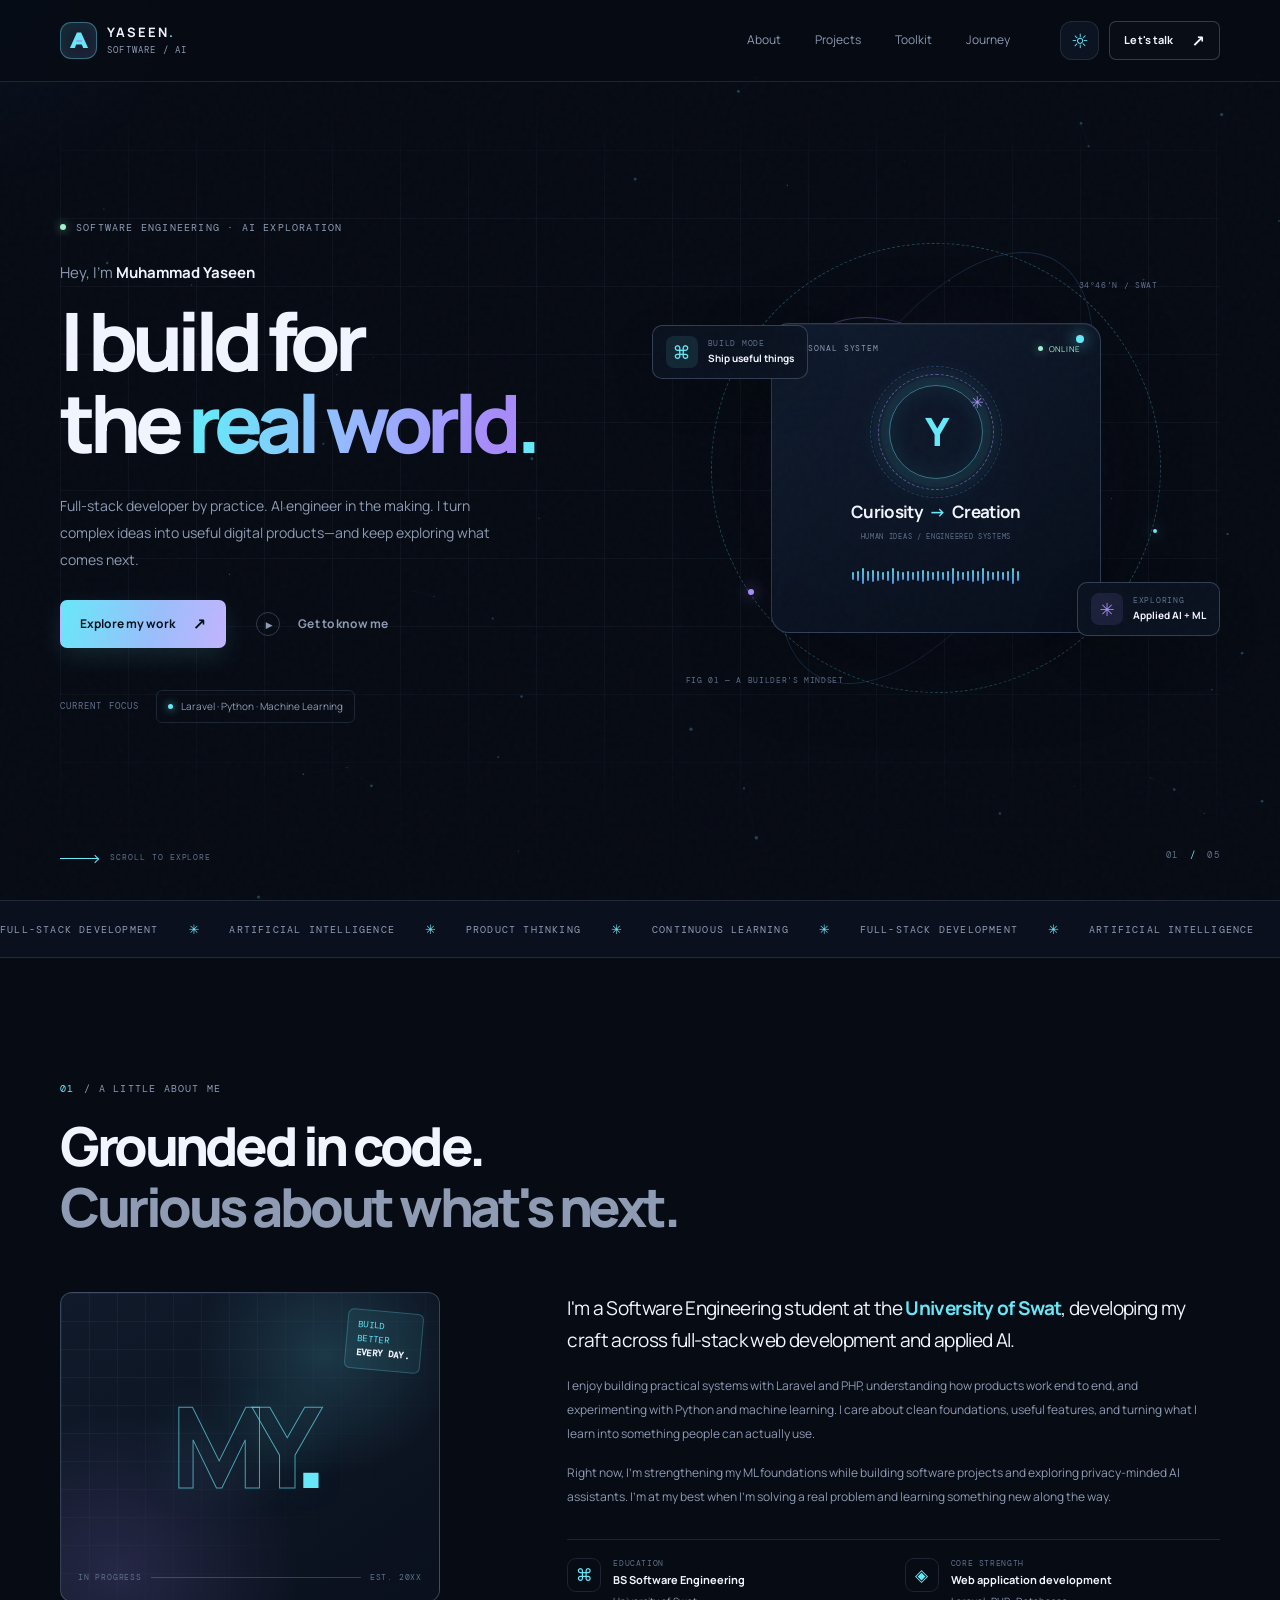
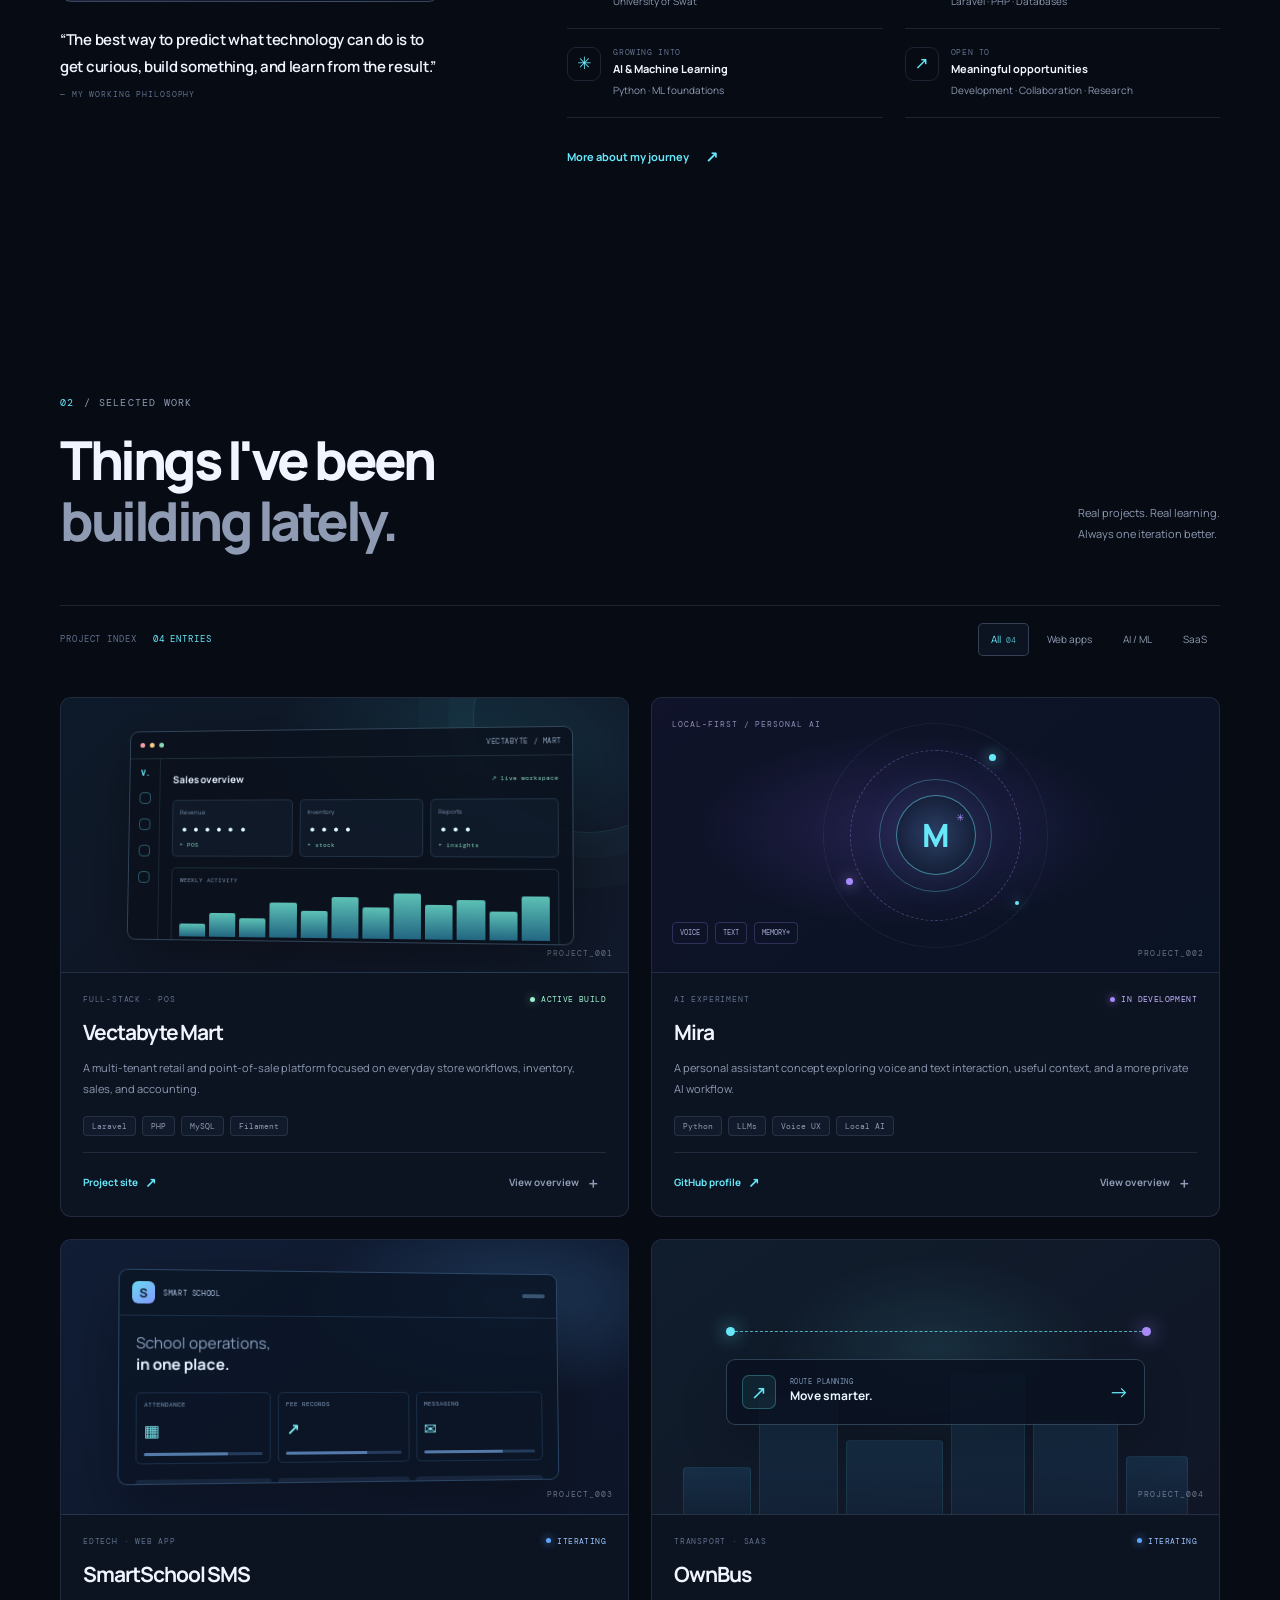
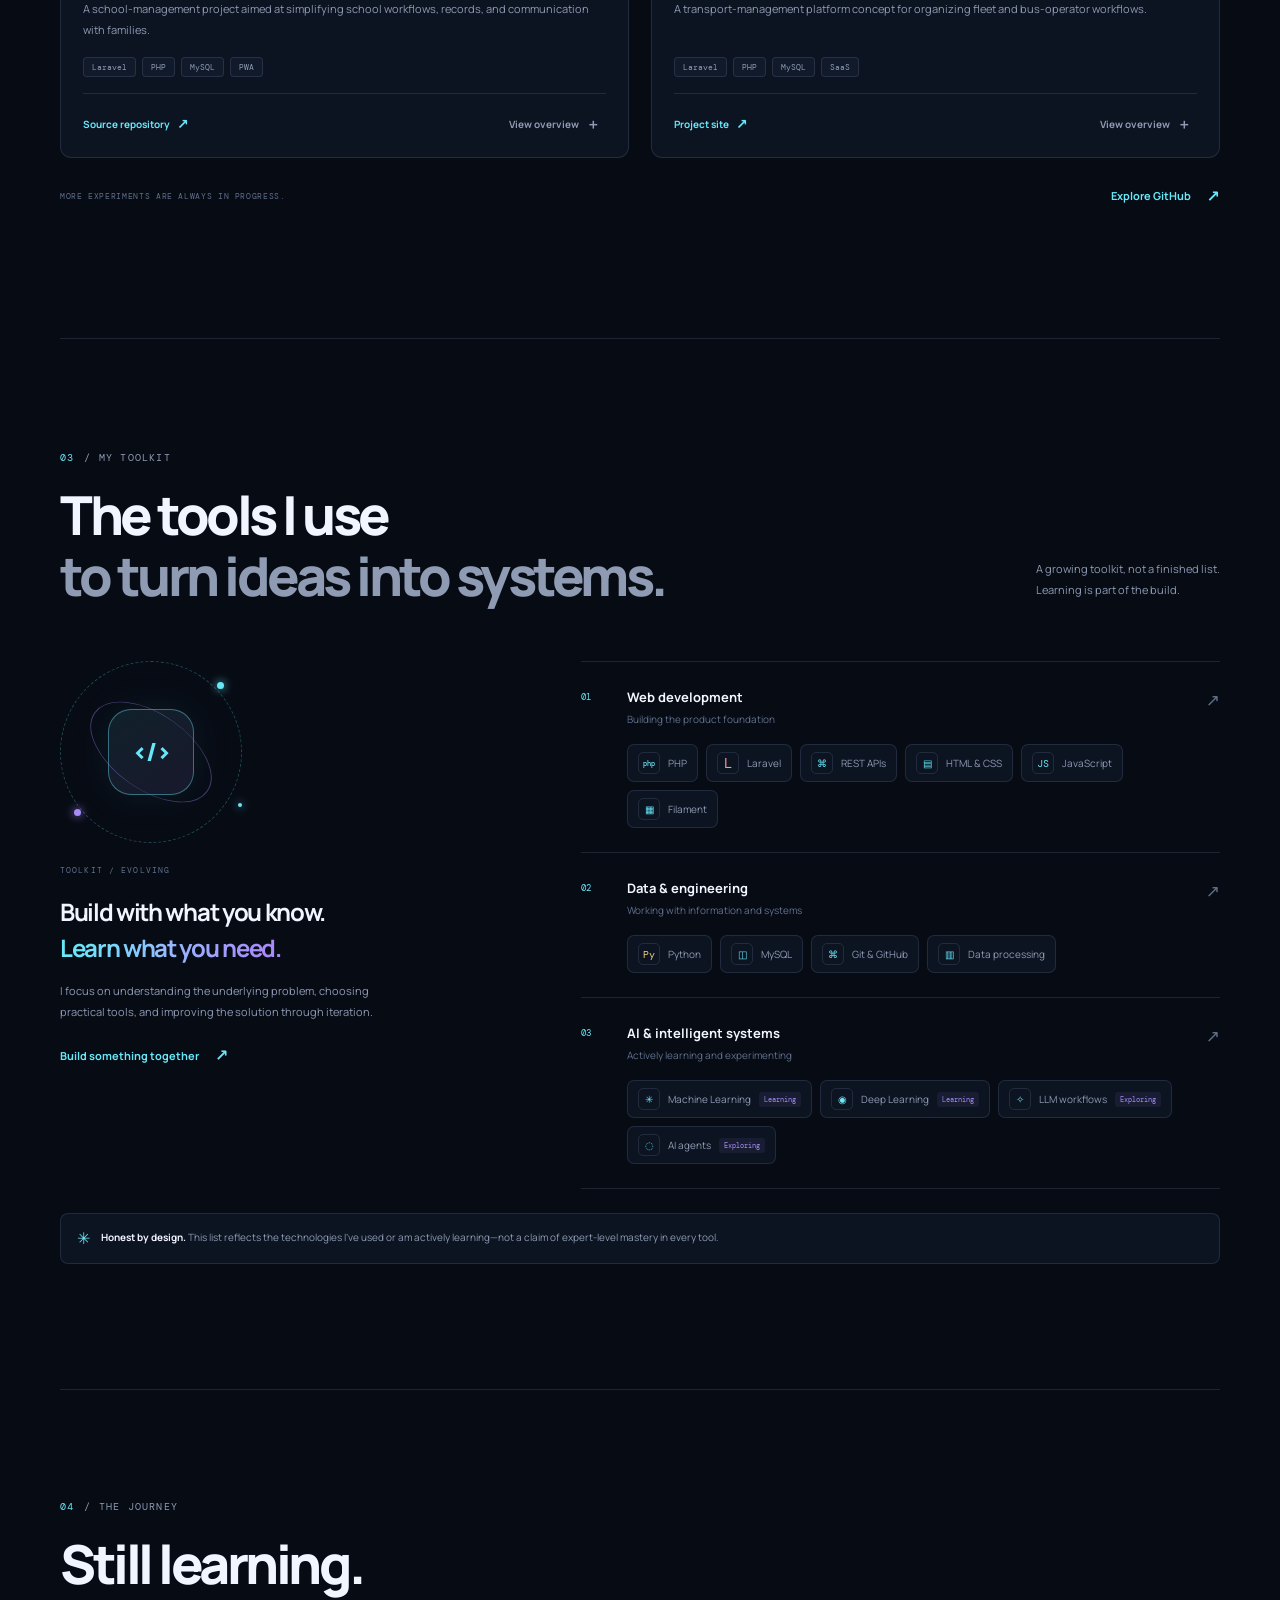
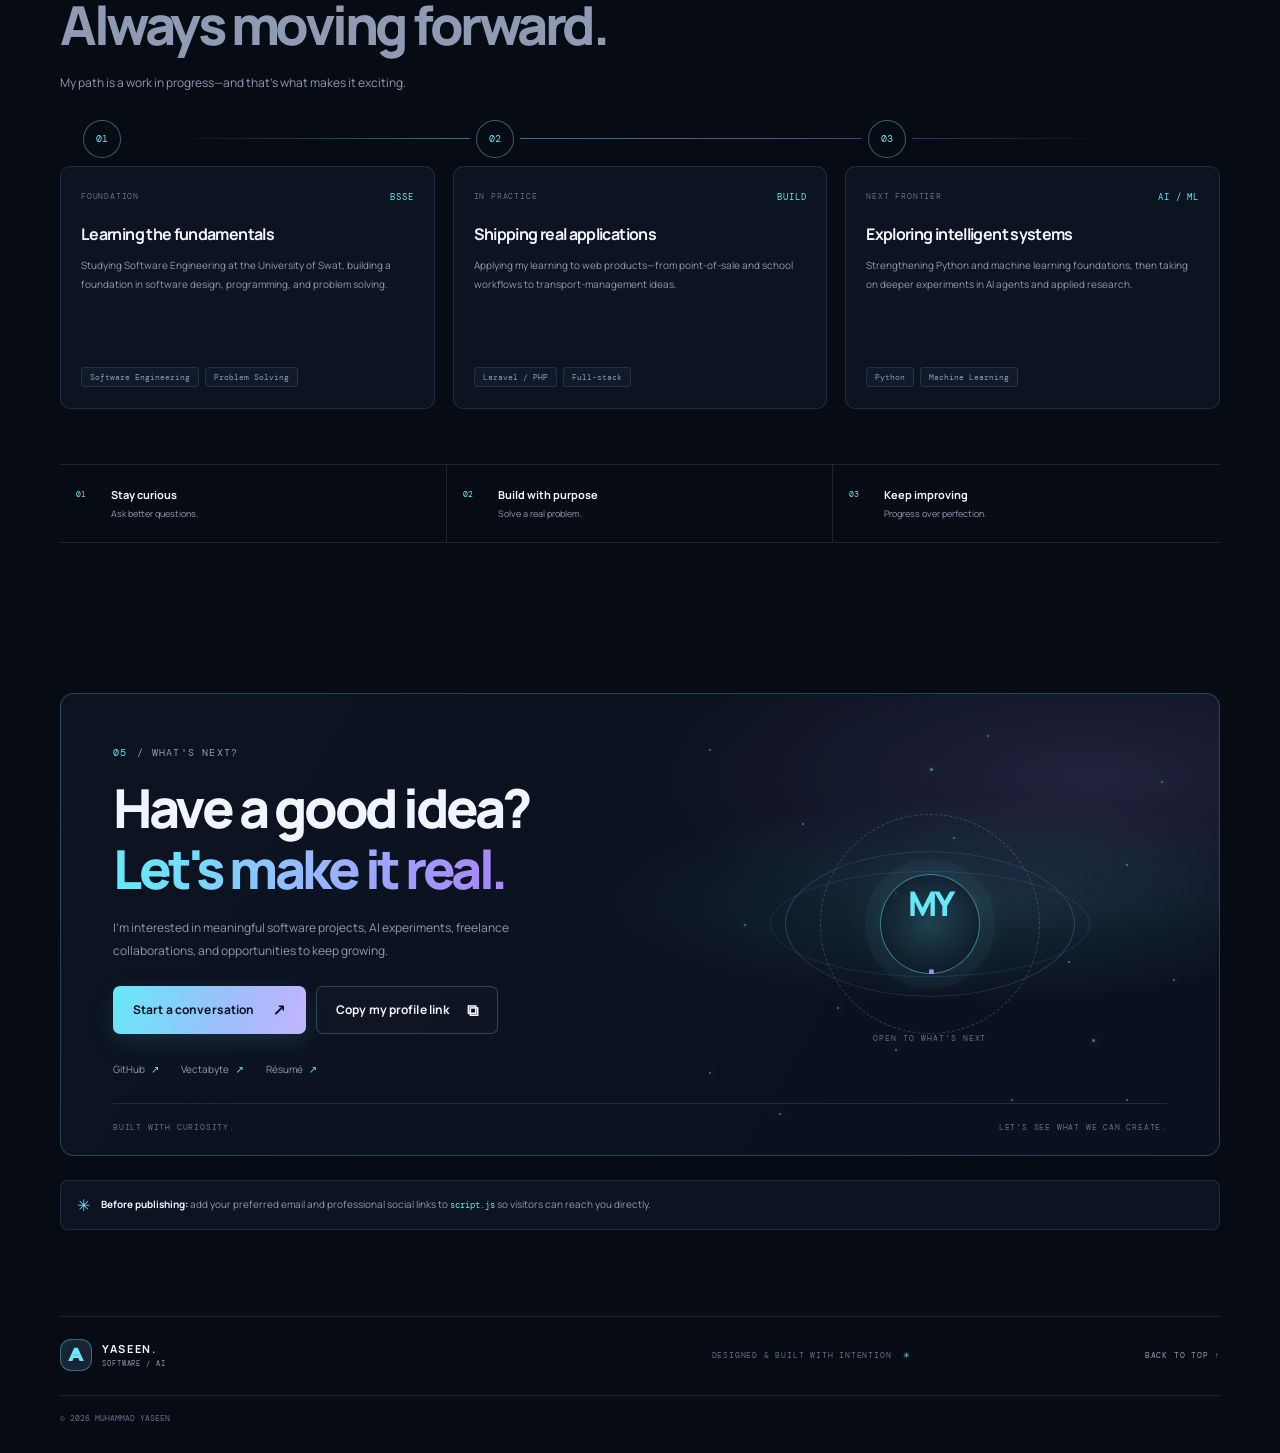
<file: index.html>
<!doctype html>
<html lang="en" data-theme="dark">
<head>
  <meta charset="utf-8">
  <meta name="viewport" content="width=device-width, initial-scale=1">
  <meta name="theme-color" content="#070b14">
  <meta name="description" content="Muhammad Yaseen — Software Engineering student, Laravel/PHP developer, and aspiring AI engineer building thoughtful digital products.">
  <meta property="og:title" content="Muhammad Yaseen — Software Engineer & AI Builder">
  <meta property="og:description" content="Full-stack development, AI experiments, and ideas built for the real world.">
  <meta property="og:type" content="website">
  <title>Muhammad Yaseen — Software Engineer & AI Builder</title>
  <link rel="preconnect" href="https://fonts.googleapis.com">
  <link rel="preconnect" href="https://fonts.gstatic.com" crossorigin>
  <link href="https://fonts.googleapis.com/css2?family=DM+Mono:wght@400;500&family=Manrope:wght@400;500;600;700;800&display=swap" rel="stylesheet">
  <link rel="icon" href="data:image/svg+xml,%3Csvg xmlns='http://www.w3.org/2000/svg' viewBox='0 0 64 64'%3E%3Cdefs%3E%3ClinearGradient id='g' x1='0' y1='0' x2='1' y2='1'%3E%3Cstop stop-color='%2367e8f9'/%3E%3Cstop offset='1' stop-color='%23a78bfa'/%3E%3C/linearGradient%3E%3C/defs%3E%3Crect width='64' height='64' rx='18' fill='%23070b14'/%3E%3Cpath d='M14 43 27 15h10l13 28H39l-3-7H26l-3 7z' fill='url(%23g)'/%3E%3C/svg%3E">
  <link rel="stylesheet" href="styles.css">
  <script defer src="script.js"></script>
</head>
<body>
  <div class="scroll-progress" id="scrollProgress" aria-hidden="true"></div>
  <div class="noise" aria-hidden="true"></div>
  <canvas id="particleCanvas" aria-hidden="true"></canvas>
  <div class="cursor-glow" id="cursorGlow" aria-hidden="true"></div>

  <header class="site-header" id="top">
    <a class="brand" href="#home" aria-label="Muhammad Yaseen home">
      <span class="brand-mark"><svg viewBox="0 0 40 40" aria-hidden="true"><path d="M7 30 17 8h6l10 22h-7l-2-5h-8l-2 5z"/><path d="M17 20h7"/></svg></span>
      <span class="brand-copy"><strong>YASEEN<span>.</span></strong><small>SOFTWARE / AI</small></span>
    </a>
    <nav class="desktop-nav" aria-label="Main navigation">
      <a href="#about">About</a><a href="#work">Projects</a><a href="#stack">Toolkit</a><a href="#journey">Journey</a>
    </nav>
    <div class="header-actions">
      <button class="icon-button theme-toggle" id="themeToggle" type="button" aria-label="Switch color theme" title="Switch theme"><span class="theme-icon">☼</span></button>
      <a class="button button-small button-outline header-cta" href="#contact">Let's talk <span>↗</span></a>
      <button class="menu-toggle icon-button" id="menuToggle" type="button" aria-label="Open navigation" aria-expanded="false"><span></span><span></span></button>
    </div>
  </header>

  <main>
    <section class="hero section-shell" id="home">
      <div class="hero-grid"></div>
      <div class="hero-copy">
        <div class="eyebrow reveal"><span class="status-dot"></span> SOFTWARE ENGINEERING · AI EXPLORATION</div>
        <p class="hero-kicker reveal delay-1">Hey, I'm <span>Muhammad Yaseen</span></p>
        <h1 class="hero-title reveal delay-2">I build for<br>the <span class="gradient-text">real world</span><span class="title-period">.</span></h1>
        <p class="hero-description reveal delay-3">Full-stack developer by practice. AI engineer in the making. I turn complex ideas into useful digital products—and keep exploring what comes next.</p>
        <div class="hero-actions reveal delay-3">
          <a class="button button-primary" href="#work">Explore my work <span>↗</span></a>
          <a class="button button-ghost" href="#about"><span class="play-symbol">▶</span> Get to know me</a>
        </div>
        <div class="hero-foot reveal delay-4"><span class="mono muted">CURRENT FOCUS</span><span class="focus-chip"><i></i> Laravel · Python · Machine Learning</span></div>
      </div>

      <div class="hero-art reveal delay-2" aria-label="Abstract animated AI core illustration">
        <div class="art-orbit orbit-one"></div><div class="art-orbit orbit-two"></div><div class="art-orbit orbit-three"></div>
        <div class="orbit-node node-a"></div><div class="orbit-node node-b"></div><div class="orbit-node node-c"></div>
        <div class="core-glow"></div>
        <div class="core-card glass-card">
          <div class="core-top"><span class="mono">PERSONAL SYSTEM</span><span class="live-indicator"><i></i> ONLINE</span></div>
          <div class="core-symbol"><span class="symbol-ring">Y<span class="symbol-spark">✳</span></span></div>
          <div class="core-name">Curiosity <span>→</span> Creation</div>
          <div class="core-sub mono">HUMAN IDEAS / ENGINEERED SYSTEMS</div>
          <div class="signal-bars" aria-hidden="true"><i></i><i></i><i></i><i></i><i></i><i></i><i></i><i></i><i></i><i></i><i></i><i></i><i></i><i></i><i></i><i></i><i></i><i></i><i></i><i></i><i></i><i></i><i></i><i></i><i></i><i></i><i></i><i></i><i></i><i></i><i></i><i></i><i></i><i></i></div>
        </div>
        <div class="floating-tag tag-code"><span class="tag-icon">⌘</span><span><small>BUILD MODE</small><b>Ship useful things</b></span></div>
        <div class="floating-tag tag-ai"><span class="tag-ai-icon">✳</span><span><small>EXPLORING</small><b>Applied AI + ML</b></span></div>
        <span class="art-coordinate mono">34°46'N / SWAT</span>
        <span class="art-caption mono">FIG 01 — A BUILDER'S MINDSET</span>
      </div>
      <a class="scroll-cue mono" href="#about"><span class="scroll-line"></span> SCROLL TO EXPLORE</a>
      <div class="hero-index mono">01 <span>/</span> 05</div>
    </section>

    <section class="ticker" aria-label="Areas of interest"><div class="ticker-track"><span>FULL-STACK DEVELOPMENT</span><b>✳</b><span>ARTIFICIAL INTELLIGENCE</span><b>✳</b><span>PRODUCT THINKING</span><b>✳</b><span>CONTINUOUS LEARNING</span><b>✳</b><span>FULL-STACK DEVELOPMENT</span><b>✳</b><span>ARTIFICIAL INTELLIGENCE</span><b>✳</b><span>PRODUCT THINKING</span><b>✳</b><span>CONTINUOUS LEARNING</span><b>✳</b></div></section>

    <section class="section section-shell about-section" id="about">
      <div class="section-heading reveal"><p class="section-label mono"><span>01</span> / A LITTLE ABOUT ME</p><h2>Grounded in code.<br><span class="muted-heading">Curious about what's next.</span></h2></div>
      <div class="about-layout">
        <div class="about-intro reveal"><div class="portrait-frame"><div class="portrait-grid"></div><div class="portrait-monogram">MY<span>.</span></div><div class="portrait-bottom mono"><span>IN PROGRESS</span><span class="portrait-line"></span><span>EST. 20XX</span></div><div class="portrait-sticker">BUILD<br>BETTER<br><b>EVERY DAY.</b></div></div><p class="about-quote">“The best way to predict what technology can do is to get curious, build something, and learn from the result.”</p><p class="about-byline mono">— MY WORKING PHILOSOPHY</p></div>
        <div class="about-content reveal delay-1"><p class="body-lead">I'm a Software Engineering student at the <strong>University of Swat</strong>, developing my craft across full-stack web development and applied AI.</p><p class="body-copy">I enjoy building practical systems with Laravel and PHP, understanding how products work end to end, and experimenting with Python and machine learning. I care about clean foundations, useful features, and turning what I learn into something people can actually use.</p><p class="body-copy">Right now, I'm strengthening my ML foundations while building software projects and exploring privacy-minded AI assistants. I'm at my best when I'm solving a real problem and learning something new along the way.</p>
          <div class="about-facts"><div class="fact"><span class="fact-icon">⌘</span><div><small>EDUCATION</small><strong>BS Software Engineering</strong><span>University of Swat</span></div></div><div class="fact"><span class="fact-icon">◈</span><div><small>CORE STRENGTH</small><strong>Web application development</strong><span>Laravel · PHP · Databases</span></div></div><div class="fact"><span class="fact-icon">✳</span><div><small>GROWING INTO</small><strong>AI & Machine Learning</strong><span>Python · ML foundations</span></div></div><div class="fact"><span class="fact-icon">↗</span><div><small>OPEN TO</small><strong>Meaningful opportunities</strong><span>Development · Collaboration · Research</span></div></div></div>
          <a class="text-link" href="#journey">More about my journey <span>↗</span></a>
        </div>
      </div>
    </section>

    <section class="section section-shell work-section" id="work">
      <div class="section-heading heading-row reveal"><div><p class="section-label mono"><span>02</span> / SELECTED WORK</p><h2>Things I've been<br><span class="muted-heading">building lately.</span></h2></div><p class="heading-aside">Real projects. Real learning.<br>Always one iteration better.</p></div>
      <div class="project-toolbar reveal"><p class="mono muted">PROJECT INDEX <span id="projectCount">04 ENTRIES</span></p><div class="filter-group" role="group" aria-label="Filter projects"><button class="filter-button active" data-filter="all" type="button">All <span>04</span></button><button class="filter-button" data-filter="web" type="button">Web apps</button><button class="filter-button" data-filter="ai" type="button">AI / ML</button><button class="filter-button" data-filter="saas" type="button">SaaS</button></div></div>
      <div class="project-grid" id="projectGrid">
        <article class="project-card project-featured reveal" data-category="web saas" data-project="mart" tabindex="0">
          <div class="project-visual visual-mart"><div class="visual-window"><div class="window-top"><span></span><span></span><span></span><i>VECTABYTE / MART</i></div><div class="dash-layout"><div class="dash-sidebar"><b>V.</b><i></i><i></i><i></i><i></i></div><div class="dash-main"><div class="dash-greeting">Sales overview <small>↗ live workspace</small></div><div class="dash-metrics"><div><small>Revenue</small><b>••••••</b><i>+ POS</i></div><div><small>Inventory</small><b>••••</b><i>+ stock</i></div><div><small>Reports</small><b>•••</b><i>+ insights</i></div></div><div class="dash-chart"><div class="chart-label">WEEKLY ACTIVITY</div><div class="chart-bars"><i style="--h:28%"></i><i style="--h:54%"></i><i style="--h:43%"></i><i style="--h:78%"></i><i style="--h:60%"></i><i style="--h:92%"></i><i style="--h:69%"></i><i style="--h:100%"></i><i style="--h:75%"></i><i style="--h:86%"></i><i style="--h:63%"></i><i style="--h:96%"></i></div></div></div></div></div><div class="visual-orb"></div><span class="visual-index mono">PROJECT_001</span></div>
          <div class="project-info"><div class="project-meta"><span class="project-type">FULL-STACK · POS</span><span class="project-status"><i></i> ACTIVE BUILD</span></div><h3>Vectabyte Mart <span>↗</span></h3><p>A multi-tenant retail and point-of-sale platform focused on everyday store workflows, inventory, sales, and accounting.</p><div class="tag-list"><span>Laravel</span><span>PHP</span><span>MySQL</span><span>Filament</span></div><div class="project-links"><a href="https://mart.vectabyte.net" target="_blank" rel="noopener noreferrer" class="project-link">Project site <span>↗</span></a><button type="button" class="case-link" data-case="mart">View overview <span>＋</span></button></div></div>
        </article>
        <article class="project-card reveal delay-1" data-category="ai" data-project="mira" tabindex="0">
          <div class="project-visual visual-mira"><div class="mira-radar"><span class="radar-ring r1"></span><span class="radar-ring r2"></span><span class="radar-ring r3"></span><span class="radar-core">M<span>✳</span></span><i class="radar-dot d1"></i><i class="radar-dot d2"></i><i class="radar-dot d3"></i></div><div class="mira-label mono">LOCAL-FIRST / PERSONAL AI</div><div class="mira-readout mono"><span>VOICE</span><span>TEXT</span><span>MEMORY*</span></div><span class="visual-index mono">PROJECT_002</span></div>
          <div class="project-info"><div class="project-meta"><span class="project-type">AI EXPERIMENT</span><span class="project-status status-explore"><i></i> IN DEVELOPMENT</span></div><h3>Mira <span>↗</span></h3><p>A personal assistant concept exploring voice and text interaction, useful context, and a more private AI workflow.</p><div class="tag-list"><span>Python</span><span>LLMs</span><span>Voice UX</span><span>Local AI</span></div><div class="project-links"><a href="https://github.com/yaseenkhan9177" target="_blank" rel="noopener noreferrer" class="project-link">GitHub profile <span>↗</span></a><button type="button" class="case-link" data-case="mira">View overview <span>＋</span></button></div></div>
        </article>
        <article class="project-card reveal" data-category="web saas" data-project="smartschool" tabindex="0">
          <div class="project-visual visual-school"><div class="school-board"><div class="school-top"><div class="school-logo">S</div><span>SMART SCHOOL</span><i></i></div><div class="school-body"><div class="school-welcome">School operations,<br><b>in one place.</b></div><div class="school-mini-cards"><div><span>ATTENDANCE</span><b>▦</b><i></i></div><div><span>FEE RECORDS</span><b>↗</b><i></i></div><div><span>MESSAGING</span><b>✉</b><i></i></div></div><div class="school-footer"><span></span><span></span><span></span></div></div></div><span class="visual-index mono">PROJECT_003</span></div>
          <div class="project-info"><div class="project-meta"><span class="project-type">EDTECH · WEB APP</span><span class="project-status status-build"><i></i> ITERATING</span></div><h3>SmartSchool SMS <span>↗</span></h3><p>A school-management project aimed at simplifying school workflows, records, and communication with families.</p><div class="tag-list"><span>Laravel</span><span>PHP</span><span>MySQL</span><span>PWA</span></div><div class="project-links"><a href="https://github.com/yaseenkhan9177/smartschool-sms" target="_blank" rel="noopener noreferrer" class="project-link">Source repository <span>↗</span></a><button type="button" class="case-link" data-case="smartschool">View overview <span>＋</span></button></div></div>
        </article>
        <article class="project-card reveal delay-1" data-category="web saas" data-project="ownbus" tabindex="0">
          <div class="project-visual visual-bus"><div class="bus-skyline"><span class="skyline s1"></span><span class="skyline s2"></span><span class="skyline s3"></span><span class="skyline s4"></span><span class="skyline s5"></span><span class="skyline s6"></span></div><div class="route-line"><span class="route-dot"></span><span class="route-dash"></span><span class="route-dot end"></span></div><div class="bus-card"><span class="bus-card-icon">↗</span><div><small>ROUTE PLANNING</small><b>Move smarter.</b></div><span class="bus-arrow">→</span></div><span class="visual-index mono">PROJECT_004</span></div>
          <div class="project-info"><div class="project-meta"><span class="project-type">TRANSPORT · SAAS</span><span class="project-status status-build"><i></i> ITERATING</span></div><h3>OwnBus <span>↗</span></h3><p>A transport-management platform concept for organizing fleet and bus-operator workflows.</p><div class="tag-list"><span>Laravel</span><span>PHP</span><span>MySQL</span><span>SaaS</span></div><div class="project-links"><a href="https://transport.vectabyte.net" target="_blank" rel="noopener noreferrer" class="project-link">Project site <span>↗</span></a><button type="button" class="case-link" data-case="ownbus">View overview <span>＋</span></button></div></div>
        </article>
      </div>
      <div class="projects-bottom reveal"><span class="mono muted">MORE EXPERIMENTS ARE ALWAYS IN PROGRESS.</span><a class="text-link" href="https://github.com/yaseenkhan9177" target="_blank" rel="noopener noreferrer">Explore GitHub <span>↗</span></a></div>
    </section>

    <section class="section section-shell stack-section" id="stack">
      <div class="section-heading heading-row reveal"><div><p class="section-label mono"><span>03</span> / MY TOOLKIT</p><h2>The tools I use<br><span class="muted-heading">to turn ideas into systems.</span></h2></div><p class="heading-aside">A growing toolkit, not a finished list.<br>Learning is part of the build.</p></div>
      <div class="stack-layout">
        <div class="stack-intro reveal"><div class="stack-emblem"><div class="emblem-ring er1"></div><div class="emblem-ring er2"></div><div class="emblem-core">&lt;/&gt;</div><span class="emblem-node en1"></span><span class="emblem-node en2"></span><span class="emblem-node en3"></span></div><div class="stack-caption mono">TOOLKIT / EVOLVING</div><h3>Build with what you know.<br><span class="gradient-text">Learn what you need.</span></h3><p>I focus on understanding the underlying problem, choosing practical tools, and improving the solution through iteration.</p><a href="#contact" class="text-link">Build something together <span>↗</span></a></div>
        <div class="stack-groups reveal delay-1"><div class="stack-group"><div class="stack-group-head"><span class="stack-number mono">01</span><div><h3>Web development</h3><p>Building the product foundation</p></div><span class="stack-chevron">↗</span></div><div class="skill-pills"><span class="skill-pill"><b class="tech-icon php-icon">php</b>PHP</span><span class="skill-pill"><b class="tech-icon laravel-icon">L</b>Laravel</span><span class="skill-pill"><b class="tech-icon">⌘</b>REST APIs</span><span class="skill-pill"><b class="tech-icon">▤</b>HTML & CSS</span><span class="skill-pill"><b class="tech-icon">JS</b>JavaScript</span><span class="skill-pill"><b class="tech-icon">▦</b>Filament</span></div></div><div class="stack-group"><div class="stack-group-head"><span class="stack-number mono">02</span><div><h3>Data & engineering</h3><p>Working with information and systems</p></div><span class="stack-chevron">↗</span></div><div class="skill-pills"><span class="skill-pill"><b class="tech-icon python-icon">Py</b>Python</span><span class="skill-pill"><b class="tech-icon">◫</b>MySQL</span><span class="skill-pill"><b class="tech-icon">⌘</b>Git & GitHub</span><span class="skill-pill"><b class="tech-icon">▥</b>Data processing</span></div></div><div class="stack-group"><div class="stack-group-head"><span class="stack-number mono">03</span><div><h3>AI & intelligent systems</h3><p>Actively learning and experimenting</p></div><span class="stack-chevron">↗</span></div><div class="skill-pills"><span class="skill-pill learning"><b class="tech-icon">✳</b>Machine Learning <em>Learning</em></span><span class="skill-pill learning"><b class="tech-icon">◉</b>Deep Learning <em>Learning</em></span><span class="skill-pill learning"><b class="tech-icon">✧</b>LLM workflows <em>Exploring</em></span><span class="skill-pill learning"><b class="tech-icon">◌</b>AI agents <em>Exploring</em></span></div></div></div>
      </div>
      <div class="stack-note reveal"><span class="note-spark">✳</span><p><strong>Honest by design.</strong> This list reflects the technologies I've used or am actively learning—not a claim of expert-level mastery in every tool.</p></div>
    </section>

    <section class="section section-shell journey-section" id="journey">
      <div class="section-heading reveal"><p class="section-label mono"><span>04</span> / THE JOURNEY</p><h2>Still learning.<br><span class="muted-heading">Always moving forward.</span></h2><p class="section-subtitle">My path is a work in progress—and that's what makes it exciting.</p></div>
      <div class="journey-grid"><div class="journey-line" aria-hidden="true"></div><article class="journey-card reveal"><div class="journey-marker">01</div><div class="journey-card-top"><span class="mono">FOUNDATION</span><span class="journey-year">BSSE</span></div><h3>Learning the fundamentals</h3><p>Studying Software Engineering at the University of Swat, building a foundation in software design, programming, and problem solving.</p><div class="journey-tags"><span>Software Engineering</span><span>Problem Solving</span></div></article><article class="journey-card reveal delay-1"><div class="journey-marker">02</div><div class="journey-card-top"><span class="mono">IN PRACTICE</span><span class="journey-year">BUILD</span></div><h3>Shipping real applications</h3><p>Applying my learning to web products—from point-of-sale and school workflows to transport-management ideas.</p><div class="journey-tags"><span>Laravel / PHP</span><span>Full-stack</span></div></article><article class="journey-card reveal delay-2"><div class="journey-marker">03</div><div class="journey-card-top"><span class="mono">NEXT FRONTIER</span><span class="journey-year">AI / ML</span></div><h3>Exploring intelligent systems</h3><p>Strengthening Python and machine learning foundations, then taking on deeper experiments in AI agents and applied research.</p><div class="journey-tags"><span>Python</span><span>Machine Learning</span></div></article></div>
      <div class="principles-row reveal"><div><span class="principle-number mono">01</span><b>Stay curious</b><span>Ask better questions.</span></div><div><span class="principle-number mono">02</span><b>Build with purpose</b><span>Solve a real problem.</span></div><div><span class="principle-number mono">03</span><b>Keep improving</b><span>Progress over perfection.</span></div></div>
    </section>

    <section class="section section-shell contact-section" id="contact">
      <div class="contact-panel reveal"><div class="contact-stars" aria-hidden="true"><i></i><i></i><i></i><i></i><i></i><i></i><i></i><i></i><i></i><i></i><i></i><i></i><i></i><i></i><i></i><i></i><i></i><i></i></div><div class="contact-content"><p class="section-label mono"><span>05</span> / WHAT'S NEXT?</p><h2>Have a good idea?<br><span class="gradient-text">Let's make it real.</span></h2><p>I'm interested in meaningful software projects, AI experiments, freelance collaborations, and opportunities to keep growing.</p><div class="contact-actions"><a class="button button-primary" href="mailto:?subject=Let's%20connect%20with%20Muhammad%20Yaseen" id="emailCta">Start a conversation <span>↗</span></a><button class="button button-outline" type="button" id="copyProfile">Copy my profile link <span>⧉</span></button></div><div class="contact-socials"><a href="https://github.com/yaseenkhan9177" target="_blank" rel="noopener noreferrer">GitHub <span>↗</span></a><a href="https://vectabyte.net" target="_blank" rel="noopener noreferrer">Vectabyte <span>↗</span></a><a href="resume.html">Résumé <span>↗</span></a></div></div><div class="contact-orb"><div class="contact-orb-ring cr1"></div><div class="contact-orb-ring cr2"></div><div class="contact-orb-ring cr3"></div><div class="contact-orb-core">MY<span>.</span></div><span class="orb-label mono">OPEN TO WHAT'S NEXT</span></div><div class="contact-footer mono"><span>BUILT WITH CURIOSITY.</span><span>LET'S SEE WHAT WE CAN CREATE.</span></div></div>
      <div class="contact-note reveal"><span class="note-spark">✳</span><p><strong>Before publishing:</strong> add your preferred email and professional social links to <code>script.js</code> so visitors can reach you directly.</p></div>
    </section>
  </main>

  <footer class="site-footer section-shell"><a class="brand footer-brand" href="#home"><span class="brand-mark"><svg viewBox="0 0 40 40" aria-hidden="true"><path d="M7 30 17 8h6l10 22h-7l-2-5h-8l-2 5z"/><path d="M17 20h7"/></svg></span><span class="brand-copy"><strong>YASEEN<span>.</span></strong><small>SOFTWARE / AI</small></span></a><p class="mono">DESIGNED & BUILT WITH INTENTION <span>✳</span></p><a href="#top" class="back-top">BACK TO TOP ↑</a><small class="copyright">© <span id="yearNow"></span> MUHAMMAD YASEEN</small></footer>

  <div class="mobile-menu" id="mobileMenu" aria-hidden="true"><div class="mobile-menu-top"><span class="mono">NAVIGATION / MENU</span><button class="icon-button" id="menuClose" type="button" aria-label="Close navigation">×</button></div><nav><a href="#about"><span>01</span> About <b>↗</b></a><a href="#work"><span>02</span> Projects <b>↗</b></a><a href="#stack"><span>03</span> Toolkit <b>↗</b></a><a href="#journey"><span>04</span> Journey <b>↗</b></a><a href="#contact"><span>05</span> Contact <b>↗</b></a></nav><p class="mono">BUILD SOMETHING THAT MATTERS.</p></div>
  <div class="modal-backdrop" id="caseModal" role="dialog" aria-modal="true" aria-labelledby="modalTitle" aria-hidden="true"><div class="case-modal"><button class="modal-close icon-button" id="modalClose" type="button" aria-label="Close project overview">×</button><p class="section-label mono" id="modalEyebrow">PROJECT OVERVIEW</p><h2 id="modalTitle">Project title</h2><p id="modalDescription"></p><div class="modal-detail-list" id="modalDetails"></div><div class="modal-actions"><a class="button button-primary" id="modalLink" href="#" target="_blank" rel="noopener noreferrer">Open project <span>↗</span></a><button class="button button-outline" type="button" id="modalDone">Close overview</button></div></div></div>
  <div class="toast" id="toast" role="status" aria-live="polite"></div>
  <button class="back-to-top-float" id="floatTop" type="button" aria-label="Back to top">↑</button>
</body>
</html>
</file>
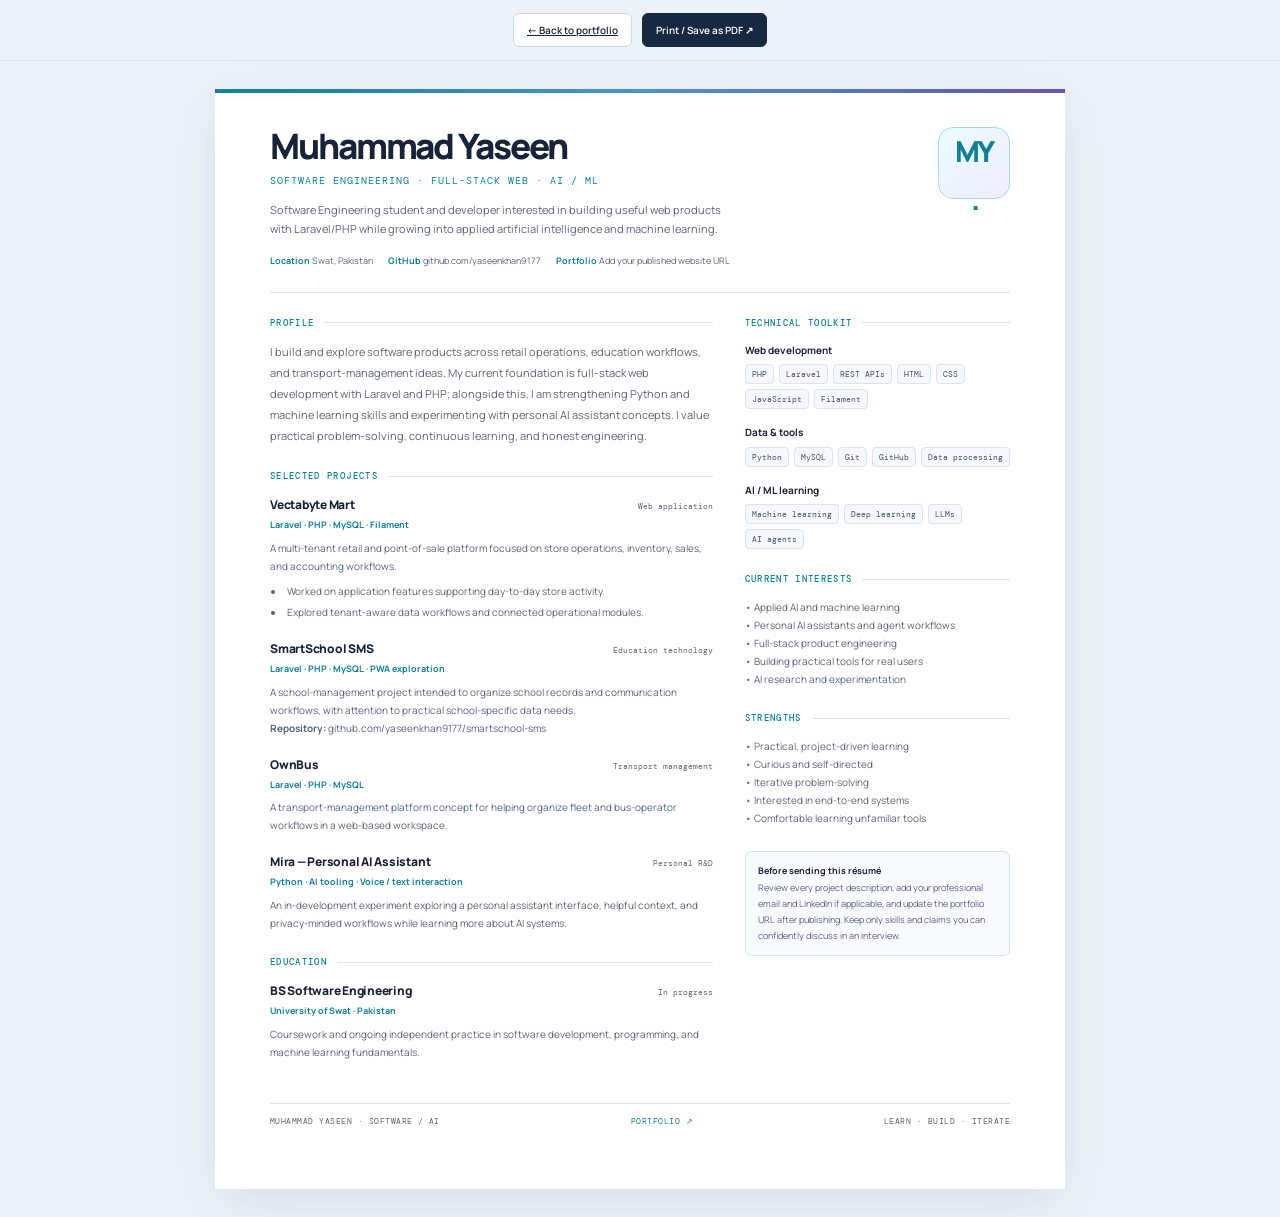
<file: resume.html>
<!doctype html>
<html lang="en">
<head>
  <meta charset="utf-8">
  <meta name="viewport" content="width=device-width, initial-scale=1">
  <meta name="description" content="Résumé of Muhammad Yaseen — Software Engineering student, Laravel/PHP developer, and aspiring AI engineer.">
  <title>Muhammad Yaseen — Résumé</title>
  <link rel="preconnect" href="https://fonts.googleapis.com">
  <link rel="preconnect" href="https://fonts.gstatic.com" crossorigin>
  <link href="https://fonts.googleapis.com/css2?family=DM+Mono:wght@400;500&family=Manrope:wght@400;500;600;700;800&display=swap" rel="stylesheet">
  <style>
    :root{--ink:#182238;--muted:#57647a;--line:#dce4f0;--cyan:#0e8198;--violet:#6556ad;--paper:#fff;--wash:#f5f8fc;--mono:'DM Mono',monospace;--font:'Manrope',Arial,sans-serif}*{box-sizing:border-box}body{margin:0;background:#edf2f8;color:var(--ink);font:11px/1.65 var(--font)}.toolbar{position:sticky;top:0;z-index:5;display:flex;justify-content:center;gap:10px;padding:13px;background:rgba(237,242,248,.93);backdrop-filter:blur(12px);border-bottom:1px solid #dce4f0}.toolbar a,.toolbar button{border:1px solid #cbd6e5;border-radius:6px;background:#fff;padding:9px 13px;color:var(--ink);font:600 10px var(--font);cursor:pointer}.toolbar .primary{background:#172841;color:#fff;border-color:#172841}.sheet{width:min(850px,calc(100% - 32px));min-height:1100px;margin:28px auto;padding:48px 55px;background:var(--paper);box-shadow:0 14px 50px rgba(20,42,75,.09)}.topline{height:4px;background:linear-gradient(90deg,var(--cyan),#4e94c6,var(--violet));margin:-48px -55px 34px}.header{display:flex;justify-content:space-between;gap:28px;align-items:flex-start;padding-bottom:23px;border-bottom:1px solid var(--line)}h1{font-size:35px;line-height:1.13;letter-spacing:-.06em;margin:0 0 7px;font-weight:800}.role{font:10px var(--mono);letter-spacing:.1em;color:var(--cyan);text-transform:uppercase}.intro{max-width:470px;color:var(--muted);font-size:11px;line-height:1.8;margin:13px 0 0}.monogram{width:72px;height:72px;display:grid;place-items:center;border:1px solid #a6dbe2;border-radius:15px;background:linear-gradient(145deg,#eafcff,#f0edff);color:var(--cyan);font-size:29px;font-weight:800;letter-spacing:-.1em;flex-shrink:0}.contact-line{display:flex;flex-wrap:wrap;gap:7px 15px;margin:15px 0 0;color:var(--muted);font-size:9px}.contact-line span{white-space:nowrap}.contact-line b{color:var(--cyan);font-weight:700}.resume-grid{display:grid;grid-template-columns:1.25fr .75fr;gap:32px;margin-top:24px}.section{margin-bottom:24px}h2{margin:0 0 13px;font:500 9px var(--mono);letter-spacing:.15em;color:var(--cyan);text-transform:uppercase;display:flex;align-items:center;gap:10px}h2:after{content:"";height:1px;background:var(--line);flex:1}.summary{font-size:11px;line-height:1.9;color:var(--muted);margin:0}.entry{margin-bottom:18px}.entry-head{display:flex;justify-content:space-between;gap:12px;align-items:baseline}.entry h3{font-size:12px;margin:0;font-weight:800;letter-spacing:-.02em}.entry .date{font:8px var(--mono);color:var(--muted);white-space:nowrap}.entry-sub{font-size:9px;color:var(--cyan);font-weight:700;margin:3px 0 6px}.entry p{font-size:10px;line-height:1.8;color:var(--muted);margin:0}.entry ul{padding-left:15px;margin:7px 0 0;color:var(--muted);font-size:10px;line-height:1.8}.entry li{padding-left:2px;margin:3px 0}.skill-block{margin-bottom:15px}.skill-block h3{font-size:10px;margin:0 0 6px}.skill-block p{font-size:10px;line-height:1.8;color:var(--muted);margin:0}.pills{display:flex;flex-wrap:wrap;gap:5px}.pills span{font:8px var(--mono);padding:4px 6px;border:1px solid var(--line);border-radius:4px;color:#44516a;background:var(--wash)}.note{padding:11px 12px;border:1px solid #d7e4ec;border-radius:6px;background:#f7fbfd;color:var(--muted);font-size:9px;line-height:1.8}.note strong{color:var(--ink)}.footer{border-top:1px solid var(--line);padding-top:12px;display:flex;justify-content:space-between;gap:15px;color:var(--muted);font:8px var(--mono);letter-spacing:.06em;margin-top:18px}.back{color:var(--cyan);text-decoration:none}@media(max-width:650px){.sheet{width:100%;margin:0;padding:30px 22px;min-height:0}.topline{margin:-30px -22px 25px}.header{gap:12px}.monogram{width:55px;height:55px;font-size:23px}h1{font-size:29px}.resume-grid{grid-template-columns:1fr;gap:0}.entry-head{align-items:flex-start}.contact-line{gap:6px 10px}.toolbar{position:relative}.footer{flex-direction:column}}@page{size:A4;margin:0} @media print{body{background:#fff;font-size:10px}.toolbar{display:none}.sheet{width:210mm;min-height:297mm;margin:0;padding:16mm 17mm 13mm;box-shadow:none}.topline{margin:-16mm -17mm 11mm}.header{padding-bottom:5mm}.resume-grid{margin-top:6mm;gap:8mm}.section{margin-bottom:5mm}.entry{margin-bottom:4mm}.entry ul,.entry p,.summary{font-size:9px}.footer{margin-top:5mm}.note{font-size:8px}.pills span{font-size:7px}a{color:inherit;text-decoration:none}}
  </style>
</head>
<body>
  <div class="toolbar"><a href="index.html">← Back to portfolio</a><button class="primary" type="button" onclick="window.print()">Print / Save as PDF ↗</button></div>
  <main class="sheet">
    <div class="topline"></div>
    <header class="header">
      <div><h1>Muhammad Yaseen</h1><div class="role">Software Engineering · Full-stack Web · AI / ML</div><p class="intro">Software Engineering student and developer interested in building useful web products with Laravel/PHP while growing into applied artificial intelligence and machine learning.</p><div class="contact-line"><span><b>Location</b> Swat, Pakistan</span><span><b>GitHub</b> github.com/yaseenkhan9177</span><span><b>Portfolio</b> Add your published website URL</span></div></div>
      <div class="monogram">MY<span>.</span></div>
    </header>
    <div class="resume-grid">
      <div class="main-column">
        <section class="section"><h2>Profile</h2><p class="summary">I build and explore software products across retail operations, education workflows, and transport-management ideas. My current foundation is full-stack web development with Laravel and PHP; alongside this, I am strengthening Python and machine learning skills and experimenting with personal AI assistant concepts. I value practical problem-solving, continuous learning, and honest engineering.</p></section>
        <section class="section"><h2>Selected projects</h2>
          <article class="entry"><div class="entry-head"><h3>Vectabyte Mart</h3><span class="date">Web application</span></div><div class="entry-sub">Laravel · PHP · MySQL · Filament</div><p>A multi-tenant retail and point-of-sale platform focused on store operations, inventory, sales, and accounting workflows.</p><ul><li>Worked on application features supporting day-to-day store activity.</li><li>Explored tenant-aware data workflows and connected operational modules.</li></ul></article>
          <article class="entry"><div class="entry-head"><h3>SmartSchool SMS</h3><span class="date">Education technology</span></div><div class="entry-sub">Laravel · PHP · MySQL · PWA exploration</div><p>A school-management project intended to organize school records and communication workflows, with attention to practical school-specific data needs.</p><p><strong>Repository:</strong> github.com/yaseenkhan9177/smartschool-sms</p></article>
          <article class="entry"><div class="entry-head"><h3>OwnBus</h3><span class="date">Transport management</span></div><div class="entry-sub">Laravel · PHP · MySQL</div><p>A transport-management platform concept for helping organize fleet and bus-operator workflows in a web-based workspace.</p></article>
          <article class="entry"><div class="entry-head"><h3>Mira — Personal AI Assistant</h3><span class="date">Personal R&D</span></div><div class="entry-sub">Python · AI tooling · Voice / text interaction</div><p>An in-development experiment exploring a personal assistant interface, helpful context, and privacy-minded workflows while learning more about AI systems.</p></article>
        </section>
        <section class="section"><h2>Education</h2><article class="entry"><div class="entry-head"><h3>BS Software Engineering</h3><span class="date">In progress</span></div><div class="entry-sub">University of Swat · Pakistan</div><p>Coursework and ongoing independent practice in software development, programming, and machine learning fundamentals.</p></article></section>
      </div>
      <aside class="side-column">
        <section class="section"><h2>Technical toolkit</h2><div class="skill-block"><h3>Web development</h3><div class="pills"><span>PHP</span><span>Laravel</span><span>REST APIs</span><span>HTML</span><span>CSS</span><span>JavaScript</span><span>Filament</span></div></div><div class="skill-block"><h3>Data & tools</h3><div class="pills"><span>Python</span><span>MySQL</span><span>Git</span><span>GitHub</span><span>Data processing</span></div></div><div class="skill-block"><h3>AI / ML learning</h3><div class="pills"><span>Machine learning</span><span>Deep learning</span><span>LLMs</span><span>AI agents</span></div></div></section>
        <section class="section"><h2>Current interests</h2><div class="skill-block"><p>• Applied AI and machine learning<br>• Personal AI assistants and agent workflows<br>• Full-stack product engineering<br>• Building practical tools for real users<br>• AI research and experimentation</p></div></section>
        <section class="section"><h2>Strengths</h2><div class="skill-block"><p>• Practical, project-driven learning<br>• Curious and self-directed<br>• Iterative problem-solving<br>• Interested in end-to-end systems<br>• Comfortable learning unfamiliar tools</p></div></section>
        <div class="note"><strong>Before sending this résumé</strong><br>Review every project description, add your professional email and LinkedIn if applicable, and update the portfolio URL after publishing. Keep only skills and claims you can confidently discuss in an interview.</div>
      </aside>
    </div>
    <footer class="footer"><span>MUHAMMAD YASEEN · SOFTWARE / AI</span><a class="back" href="index.html">PORTFOLIO ↗</a><span>LEARN · BUILD · ITERATE</span></footer>
  </main>
</body>
</html>
</file>
<file: styles.css>
:root{--bg:#070b14;--bg-soft:#0a101d;--surface:#0c1321;--surface-2:#101a2a;--text:#f1f5ff;--muted:#8e9bb3;--muted-2:#60708b;--line:rgba(158,181,218,.15);--line-strong:rgba(158,181,218,.28);--cyan:#67e8f9;--blue:#60a5fa;--violet:#a78bfa;--green:#9ef3cd;--pink:#f0abfc;--font:'Manrope',system-ui,sans-serif;--mono:'DM Mono',monospace;--content:1160px;--ease:cubic-bezier(.2,.75,.25,1)}
html[data-theme="light"]{--bg:#f3f6fc;--bg-soft:#eef2fb;--surface:#fff;--surface-2:#f5f7fc;--text:#111a2d;--muted:#55647c;--muted-2:#78879e;--line:rgba(42,68,109,.14);--line-strong:rgba(42,68,109,.25)}
*{box-sizing:border-box}html{scroll-behavior:smooth;scroll-padding-top:94px}body{margin:0;background:var(--bg);color:var(--text);font-family:var(--font);font-size:14px;line-height:1.7;overflow-x:hidden;transition:background .35s,color .35s}body.menu-open,body.modal-open{overflow:hidden}a{color:inherit;text-decoration:none}button{font:inherit;color:inherit}button,a{-webkit-tap-highlight-color:transparent}button:focus-visible,a:focus-visible,[tabindex]:focus-visible{outline:2px solid var(--cyan);outline-offset:4px}::selection{background:rgba(103,232,249,.28);color:var(--text)}.noise{position:fixed;inset:0;z-index:10;pointer-events:none;opacity:.035;background-image:url("data:image/svg+xml,%3Csvg viewBox='0 0 180 180' xmlns='http://www.w3.org/2000/svg'%3E%3Cfilter id='n'%3E%3CfeTurbulence type='fractalNoise' baseFrequency='.88' numOctaves='3' stitchTiles='stitch'/%3E%3C/filter%3E%3Crect width='100%25' height='100%25' filter='url(%23n)' opacity='.55'/%3E%3C/svg%3E")}.scroll-progress{position:fixed;z-index:100;top:0;left:0;width:0;height:2px;background:linear-gradient(90deg,var(--cyan),var(--violet));box-shadow:0 0 12px var(--cyan)}#particleCanvas{position:fixed;inset:0;width:100%;height:100%;pointer-events:none;z-index:0;opacity:.53}.cursor-glow{position:fixed;top:0;left:0;width:380px;height:380px;border-radius:50%;pointer-events:none;z-index:0;background:radial-gradient(circle,rgba(77,150,255,.055),transparent 68%);transform:translate(-50%,-50%)}.site-header,.section-shell,.ticker,.mobile-menu,.modal-backdrop,.toast{position:relative;z-index:2}.section-shell{width:min(var(--content),calc(100% - 64px));margin-inline:auto}.site-header{position:sticky;top:0;display:flex;align-items:center;justify-content:space-between;gap:24px;height:82px;padding:0 max(32px,calc((100vw - var(--content))/2));border-bottom:1px solid var(--line);background:color-mix(in srgb,var(--bg) 82%,transparent);backdrop-filter:blur(20px);z-index:50}.brand{display:inline-flex;gap:10px;align-items:center;flex-shrink:0}.brand-mark{display:grid;place-items:center;width:37px;height:37px;border:1px solid rgba(103,232,249,.38);border-radius:11px;background:linear-gradient(135deg,rgba(103,232,249,.12),rgba(167,139,250,.13));box-shadow:inset 0 0 18px rgba(103,232,249,.06)}.brand-mark svg{width:28px;height:28px;fill:var(--cyan)}.brand-mark svg path+path{fill:none;stroke:var(--violet);stroke-width:2;stroke-linecap:round}.brand-copy{display:grid;line-height:1.2;gap:4px}.brand-copy strong{font-size:13px;letter-spacing:.15em}.brand-copy strong span{color:var(--cyan)}.brand-copy small{font:9px var(--mono);letter-spacing:.13em;color:var(--muted)}.desktop-nav{display:flex;align-items:center;gap:34px;margin-left:auto;margin-right:26px}.desktop-nav a{color:var(--muted);font-size:12px;transition:color .2s;position:relative}.desktop-nav a:after{content:"";position:absolute;left:0;bottom:-9px;height:1px;width:0;background:var(--cyan);transition:width .25s}.desktop-nav a:hover,.desktop-nav a.active{color:var(--text)}.desktop-nav a:hover:after,.desktop-nav a.active:after{width:100%}.header-actions{display:flex;align-items:center;gap:10px}.icon-button{width:39px;height:39px;display:grid;place-items:center;border:1px solid var(--line);border-radius:12px;background:var(--surface);cursor:pointer;transition:border-color .2s,transform .2s}.icon-button:hover{border-color:var(--cyan);transform:translateY(-2px)}.theme-icon{font-size:20px;color:var(--cyan)}.button{display:inline-flex;align-items:center;justify-content:center;gap:18px;min-height:48px;padding:0 19px;border:1px solid transparent;border-radius:7px;font-size:12px;font-weight:700;letter-spacing:.01em;cursor:pointer;transition:transform .25s var(--ease),box-shadow .25s,border-color .25s,background .25s}.button:hover{transform:translateY(-3px)}.button span{font-size:16px;line-height:1}.button-small{min-height:39px;padding:0 14px;font-size:11px}.button-primary{color:#06101b;background:linear-gradient(105deg,var(--cyan),#9bbefb 58%,#c3b4ff);box-shadow:0 8px 24px rgba(103,232,249,.12)}.button-primary:hover{box-shadow:0 12px 32px rgba(103,232,249,.22)}.button-outline{border-color:var(--line-strong);background:rgba(255,255,255,.015);color:var(--text)}.button-outline:hover,.button-ghost:hover{border-color:var(--cyan)}.button-ghost{border-color:transparent;color:var(--muted);background:transparent}.play-symbol{font-size:9px!important;display:grid;place-items:center;width:24px;height:24px;border:1px solid var(--line-strong);border-radius:50%;padding-left:2px}.menu-toggle{display:none;gap:5px;align-content:center;padding:0}.menu-toggle span{height:1px;width:16px;background:var(--text);display:block}
.hero{min-height:calc(100svh - 82px);display:grid;grid-template-columns:1.02fr .98fr;align-items:center;padding-top:86px;padding-bottom:112px;position:relative}.hero-grid{position:absolute;inset:0;pointer-events:none;opacity:.36;background-image:linear-gradient(var(--line) 1px,transparent 1px),linear-gradient(90deg,var(--line) 1px,transparent 1px);background-size:68px 68px;mask-image:linear-gradient(to bottom,transparent,black 15%,black 70%,transparent)}.hero-copy{position:relative;z-index:2;padding-bottom:12px}.eyebrow,.section-label{font:10px var(--mono);letter-spacing:.12em;color:var(--muted);display:flex;align-items:center;gap:10px}.status-dot,.live-indicator i,.project-status i,.focus-chip i{width:6px;height:6px;display:inline-block;border-radius:50%;background:var(--green);box-shadow:0 0 10px rgba(158,243,205,.65)}.eyebrow{margin-bottom:26px}.hero-kicker{font-size:15px;color:var(--muted);margin:0 0 14px}.hero-kicker span{color:var(--text);font-weight:700}.hero-title{font-size:clamp(55px,6.3vw,87px);letter-spacing:-.075em;line-height:1.02;margin:0;font-weight:800}.gradient-text{background:linear-gradient(100deg,var(--cyan) 8%,#95bbff 48%,var(--violet) 91%);-webkit-background-clip:text;background-clip:text;color:transparent}.title-period{color:var(--cyan)}.hero-description{font-size:14px;color:var(--muted);max-width:450px;line-height:1.95;margin:28px 0 27px}.hero-actions{display:flex;gap:10px;flex-wrap:wrap}.hero-foot{display:flex;align-items:center;gap:17px;flex-wrap:wrap;margin-top:42px}.mono{font-family:var(--mono)}.muted{color:var(--muted-2)}.hero-foot>.mono{font-size:9px;letter-spacing:.12em}.focus-chip{display:flex;align-items:center;gap:8px;border:1px solid var(--line);padding:7px 11px;border-radius:6px;font-size:10px;color:var(--muted)}.focus-chip i{width:5px;height:5px;background:var(--cyan);box-shadow:0 0 8px var(--cyan)}.hero-art{position:relative;min-height:510px;display:grid;place-items:center;isolation:isolate}.hero-art:before{content:"";position:absolute;width:70%;aspect-ratio:1;border-radius:50%;background:radial-gradient(circle,rgba(42,92,178,.16),rgba(66,48,138,.06) 47%,transparent 70%);filter:blur(12px);z-index:-1}.art-orbit{position:absolute;left:50%;top:48%;border:1px solid rgba(103,232,249,.17);border-radius:50%;transform:translate(-50%,-50%) rotate(-24deg);width:min(89%,450px);aspect-ratio:1;animation:orbitDrift 18s linear infinite}.orbit-one{border-style:dashed;border-color:rgba(103,232,249,.27);animation-duration:38s}.orbit-two{width:min(72%,360px);transform:translate(-50%,-50%) rotate(48deg) scaleY(.58);border-color:rgba(167,139,250,.32);animation:orbitDrift 29s linear infinite reverse}.orbit-three{width:min(95%,480px);transform:translate(-50%,-50%) rotate(-60deg) scaleY(.49);border-color:rgba(96,165,250,.2);animation:orbitDrift 40s linear infinite}.core-glow{position:absolute;width:260px;height:260px;left:50%;top:48%;transform:translate(-50%,-50%);background:radial-gradient(circle,rgba(103,232,249,.16),rgba(96,165,250,.06) 36%,transparent 68%);filter:blur(10px)}.glass-card{background:linear-gradient(145deg,rgba(17,29,49,.9),rgba(8,14,26,.92));border:1px solid rgba(153,188,234,.24);box-shadow:0 25px 90px rgba(0,0,0,.24),inset 0 1px rgba(255,255,255,.05);backdrop-filter:blur(18px)}html[data-theme="light"] .glass-card{background:linear-gradient(145deg,rgba(255,255,255,.94),rgba(235,242,255,.93));box-shadow:0 25px 90px rgba(45,72,117,.12),inset 0 1px #fff}.core-card{width:min(330px,76%);min-height:310px;border-radius:18px;padding:18px 19px;position:relative;z-index:2;transform-style:preserve-3d;transition:transform .22s ease}.core-top{display:flex;justify-content:space-between;align-items:center;font-size:8px;letter-spacing:.11em;color:var(--muted)}.live-indicator{display:flex;gap:6px;align-items:center;font-size:8px;color:var(--green)}.live-indicator i{width:5px;height:5px}.core-symbol{display:grid;place-items:center;padding:29px 0 19px}.symbol-ring{display:grid;place-items:center;width:94px;height:94px;border-radius:50%;font-size:39px;font-weight:800;letter-spacing:-.08em;color:var(--cyan);border:1px solid rgba(103,232,249,.45);box-shadow:0 0 0 8px rgba(103,232,249,.04),0 0 0 17px rgba(103,232,249,.025),0 0 38px rgba(103,232,249,.12),inset 0 0 24px rgba(103,232,249,.08);position:relative}.symbol-ring:before,.symbol-ring:after{content:"";position:absolute;border:1px dashed rgba(167,139,250,.5);border-radius:50%;inset:-12px;animation:orbitDrift 18s linear infinite}.symbol-ring:after{inset:-20px;border-color:rgba(96,165,250,.26);animation-direction:reverse;animation-duration:25s}.symbol-spark{position:absolute;right:-2px;top:3px;font-size:16px;color:var(--violet);letter-spacing:0}.core-name{text-align:center;font-size:17px;font-weight:700;letter-spacing:-.04em}.core-name span{color:var(--cyan);padding-inline:4px}.core-sub{text-align:center;font-size:7px;letter-spacing:.1em;color:var(--muted-2);margin-top:5px}.signal-bars{height:25px;display:flex;align-items:center;justify-content:center;gap:3px;margin-top:20px}.signal-bars i{height:var(--bar,8px);width:2px;border-radius:2px;background:linear-gradient(to top,var(--blue),var(--cyan));opacity:.85;animation:signal 1.1s ease-in-out infinite alternate}.signal-bars i:nth-child(3n){--bar:16px;animation-delay:-.7s}.signal-bars i:nth-child(4n){--bar:22px;animation-delay:-.3s}.signal-bars i:nth-child(5n){--bar:12px;animation-delay:-.5s}.signal-bars i:nth-child(2n){--bar:10px;animation-delay:-.9s}.floating-tag{position:absolute;display:flex;align-items:center;gap:10px;background:color-mix(in srgb,var(--surface) 91%,transparent);border:1px solid var(--line-strong);border-radius:10px;padding:10px 13px;box-shadow:0 15px 45px rgba(0,0,0,.14);backdrop-filter:blur(14px);animation:float 5s ease-in-out infinite;z-index:3}.floating-tag small,.floating-tag b{display:block}.floating-tag small{font:8px var(--mono);letter-spacing:.09em;color:var(--muted-2)}.floating-tag b{font-size:10px;margin-top:2px}.tag-code{left:0;top:20%;animation-delay:-1.4s}.tag-ai{right:0;bottom:19%;animation-delay:-3s}.tag-icon,.tag-ai-icon{display:grid;place-items:center;width:32px;height:32px;border-radius:8px;background:rgba(103,232,249,.1);color:var(--cyan);font-size:18px}.tag-ai-icon{background:rgba(167,139,250,.12);color:var(--violet)}.orbit-node{position:absolute;z-index:3;border-radius:50%;width:8px;height:8px;background:var(--cyan);box-shadow:0 0 15px var(--cyan)}.node-a{top:22%;right:24%}.node-b{bottom:27%;left:17%;width:6px;height:6px;background:var(--violet);box-shadow:0 0 15px var(--violet)}.node-c{top:60%;right:11%;width:4px;height:4px}.art-coordinate,.art-caption{position:absolute;font-size:8px;color:var(--muted-2);letter-spacing:.08em}.art-coordinate{right:11%;top:11%}.art-caption{left:6%;bottom:9%}.scroll-cue{position:absolute;bottom:35px;left:0;display:flex;align-items:center;gap:12px;color:var(--muted-2);font-size:8px;letter-spacing:.12em}.scroll-line{display:inline-block;width:38px;height:1px;background:var(--cyan);position:relative}.scroll-line:after{content:"";position:absolute;right:0;top:-2px;width:5px;height:5px;border-top:1px solid var(--cyan);border-right:1px solid var(--cyan);transform:rotate(45deg)}.hero-index{position:absolute;bottom:37px;right:0;font-size:9px;color:var(--muted-2);letter-spacing:.14em}.hero-index span{color:var(--cyan);padding:0 5px}.ticker{overflow:hidden;border-top:1px solid var(--line);border-bottom:1px solid var(--line);background:var(--bg-soft);padding:17px 0}.ticker-track{display:flex;align-items:center;gap:30px;width:max-content;animation:tickerMove 38s linear infinite}.ticker-track span{font:10px var(--mono);letter-spacing:.12em;color:var(--muted)}.ticker-track b{color:var(--cyan);font-size:13px;font-weight:400}.ticker:hover .ticker-track{animation-play-state:paused}
.section{padding-top:124px;padding-bottom:125px}.section-heading{margin-bottom:54px}.section-label{margin:0 0 21px}.section-label>span{color:var(--cyan)}h2{font-size:clamp(38px,4.2vw,56px);line-height:1.13;letter-spacing:-.065em;margin:0;font-weight:800}.muted-heading{color:var(--muted)}.about-layout{display:grid;grid-template-columns:.78fr 1.22fr;gap:90px;align-items:start}.about-intro{max-width:380px}.portrait-frame{height:310px;border:1px solid var(--line-strong);border-radius:12px;position:relative;overflow:hidden;background:radial-gradient(ellipse at 70% 20%,rgba(103,232,249,.16),transparent 35%),radial-gradient(ellipse at 15% 90%,rgba(167,139,250,.16),transparent 40%),linear-gradient(145deg,var(--surface-2),var(--bg-soft));display:flex;align-items:center;justify-content:center}.portrait-grid{position:absolute;inset:0;background-image:linear-gradient(rgba(120,158,205,.09) 1px,transparent 1px),linear-gradient(90deg,rgba(120,158,205,.09) 1px,transparent 1px);background-size:28px 28px;mask-image:linear-gradient(135deg,black,transparent 85%)}.portrait-monogram{font-size:112px;font-weight:800;letter-spacing:-.13em;color:transparent;-webkit-text-stroke:1px rgba(103,232,249,.65);text-shadow:0 0 50px rgba(103,232,249,.12);z-index:1;padding-right:15px}.portrait-monogram span{color:var(--cyan);-webkit-text-stroke:0}.portrait-bottom{position:absolute;bottom:16px;left:17px;right:17px;display:flex;align-items:center;gap:9px;color:var(--muted-2);font-size:8px;letter-spacing:.1em}.portrait-line{height:1px;flex:1;background:var(--line-strong)}.portrait-sticker{position:absolute;top:18px;right:17px;padding:8px 10px;border:1px solid rgba(103,232,249,.25);border-radius:6px;background:rgba(103,232,249,.07);font:9px/1.55 var(--mono);letter-spacing:.04em;color:var(--cyan);transform:rotate(5deg)}.portrait-sticker b{color:var(--text)}.about-quote{margin:24px 0 8px;font-size:15px;line-height:1.8;font-weight:600;letter-spacing:-.02em}.about-byline{font-size:8px;color:var(--muted-2);letter-spacing:.11em}.body-lead{font-size:19px;line-height:1.7;letter-spacing:-.035em;margin:0 0 18px}.body-lead strong{color:var(--cyan);font-weight:700}.body-copy{font-size:12px;line-height:2;color:var(--muted);margin:0 0 15px}.about-facts{margin:30px 0 26px;display:grid;grid-template-columns:1fr 1fr;gap:0 22px;border-top:1px solid var(--line)}.fact{display:flex;gap:12px;padding:18px 0;border-bottom:1px solid var(--line)}.fact-icon{display:grid;place-items:center;flex:0 0 34px;height:34px;border:1px solid var(--line);border-radius:9px;color:var(--cyan);font-size:17px}.fact>div{display:grid;gap:3px}.fact small{font:8px var(--mono);color:var(--muted-2);letter-spacing:.08em}.fact strong{font-size:11px}.fact span:not(.fact-icon){color:var(--muted);font-size:10px}.text-link{display:inline-flex;align-items:center;gap:16px;color:var(--cyan);font-size:11px;font-weight:700;transition:gap .2s}.text-link:hover{gap:23px}.text-link span{font-size:16px}
.work-section{padding-top:100px;padding-bottom:128px}.heading-row{display:flex;justify-content:space-between;align-items:end;gap:30px}.heading-aside{font-size:11px;color:var(--muted);line-height:1.9;margin:0 0 6px}.project-toolbar{display:flex;align-items:center;justify-content:space-between;gap:20px;border-top:1px solid var(--line);padding:17px 0;margin-bottom:24px}.project-toolbar p{font-size:9px;letter-spacing:.1em;margin:0}.project-toolbar p span{color:var(--cyan);margin-left:10px}.filter-group{display:flex;align-items:center;gap:5px;flex-wrap:wrap}.filter-button{font-size:10px;padding:7px 12px;border:1px solid transparent;border-radius:5px;background:transparent;color:var(--muted);cursor:pointer;transition:all .2s}.filter-button:hover{color:var(--text)}.filter-button.active{border-color:var(--line-strong);background:var(--surface);color:var(--cyan)}.filter-button span{margin-left:3px;font:8px var(--mono);opacity:.7}.project-grid{display:grid;grid-template-columns:repeat(2,minmax(0,1fr));gap:22px}.project-card{background:var(--surface);border:1px solid var(--line);border-radius:11px;overflow:hidden;transition:transform .3s var(--ease),border-color .25s,box-shadow .3s;transform-style:preserve-3d;min-width:0}.project-card:hover{border-color:rgba(103,232,249,.33);box-shadow:0 18px 55px rgba(0,0,0,.12);transform:translateY(-4px)}.project-card[hidden]{display:none!important}.project-visual{height:275px;position:relative;overflow:hidden;border-bottom:1px solid var(--line);display:grid;place-items:center}.visual-index{position:absolute;right:15px;bottom:12px;color:rgba(206,220,245,.47);font-size:8px;letter-spacing:.12em}.visual-mart{background:radial-gradient(ellipse at 75% 18%,rgba(41,178,196,.18),transparent 36%),linear-gradient(140deg,#0d1a29,#101626 58%,#10192a)}.visual-window{width:79%;height:78%;border:1px solid rgba(139,187,220,.3);border-radius:9px;background:rgba(10,17,29,.9);box-shadow:0 20px 60px rgba(0,0,0,.35);transform:perspective(1000px) rotateY(-7deg) rotateX(3deg);overflow:hidden;z-index:1}.window-top{height:28px;border-bottom:1px solid rgba(139,187,220,.15);display:flex;align-items:center;gap:5px;padding:0 10px;color:#91a3bc;font:7px var(--mono)}.window-top>span{width:5px;height:5px;border-radius:50%;background:#47647f}.window-top>span:first-child{background:#f3a0a6}.window-top>span:nth-child(2){background:#f7ce83}.window-top>span:nth-child(3){background:#8adbb6}.window-top i{font-style:normal;margin-left:auto;letter-spacing:.08em}.dash-layout{display:grid;grid-template-columns:32px 1fr;height:calc(100% - 28px)}.dash-sidebar{padding:9px 7px;display:flex;align-items:center;flex-direction:column;gap:15px;border-right:1px solid rgba(139,187,220,.12);color:#67e8f9;font:8px var(--mono)}.dash-sidebar i{width:12px;height:12px;border:1px solid rgba(103,232,249,.35);border-radius:4px;display:block}.dash-main{padding:13px}.dash-greeting{display:flex;justify-content:space-between;align-items:center;color:#e5f0ff;font-size:10px;font-weight:700}.dash-greeting small{font:6px var(--mono);color:#8ee3c3}.dash-metrics{display:grid;grid-template-columns:repeat(3,1fr);gap:7px;margin-top:12px}.dash-metrics>div{border:1px solid rgba(139,187,220,.15);border-radius:5px;padding:7px;background:rgba(30,49,72,.25);display:grid}.dash-metrics small{color:#8195b0;font-size:6px}.dash-metrics b{font-size:14px;color:#defaff;letter-spacing:.15em}.dash-metrics i{font:6px var(--mono);color:#81dbba}.dash-chart{margin-top:11px;border:1px solid rgba(139,187,220,.15);border-radius:5px;padding:8px}.chart-label{font:6px var(--mono);color:#8195b0}.chart-bars{height:53px;display:flex;align-items:end;gap:4px;padding-top:8px}.chart-bars i{flex:1;height:var(--h);background:linear-gradient(to top,#277b9a,#70ecdb);border-radius:2px 2px 0 0;opacity:.8}.visual-orb{position:absolute;right:-75px;top:-95px;width:230px;height:230px;border-radius:50%;border:1px solid rgba(103,232,249,.13);box-shadow:0 0 0 25px rgba(103,232,249,.025),0 0 0 55px rgba(103,232,249,.016)}.visual-mira{background:radial-gradient(ellipse at 45% 48%,rgba(115,83,217,.22),transparent 48%),linear-gradient(140deg,#101329,#0a1324)}.mira-radar{position:relative;width:225px;aspect-ratio:1;display:grid;place-items:center}.radar-ring{position:absolute;border-radius:50%;border:1px solid rgba(167,139,250,.35)}.r1{inset:12%;border-style:dashed;animation:orbitDrift 25s linear infinite}.r2{inset:25%;border-color:rgba(103,232,249,.31)}.r3{inset:0;border-color:rgba(167,139,250,.2);border-style:dotted;animation:orbitDrift 36s linear infinite reverse}.radar-core{width:80px;height:80px;border-radius:50%;display:grid;place-items:center;border:1px solid rgba(103,232,249,.5);background:radial-gradient(circle,rgba(103,232,249,.16),rgba(14,20,42,.9));box-shadow:0 0 45px rgba(103,232,249,.1);font-size:32px;color:var(--cyan);font-weight:800;position:relative}.radar-core span{position:absolute;right:10px;top:13px;font-size:10px;color:var(--violet)}.radar-dot{position:absolute;width:7px;height:7px;border-radius:50%;background:var(--cyan);box-shadow:0 0 14px var(--cyan)}.d1{top:14%;right:23%}.d2{bottom:28%;left:10%;background:var(--violet);box-shadow:0 0 14px var(--violet)}.d3{right:13%;bottom:19%;width:4px;height:4px}.mira-label{position:absolute;top:20px;left:20px;color:rgba(209,205,255,.65);font-size:8px;letter-spacing:.12em}.mira-readout{position:absolute;bottom:28px;left:20px;display:flex;gap:7px}.mira-readout span{font-size:7px;color:#a6a8d0;border:1px solid rgba(167,139,250,.23);padding:4px 7px;border-radius:4px}.visual-school{background:radial-gradient(ellipse at 80% 22%,rgba(89,173,250,.2),transparent 32%),linear-gradient(145deg,#101d35,#0d1528)}.school-board{width:78%;height:77%;border:1px solid rgba(114,176,241,.31);background:rgba(10,20,37,.85);border-radius:9px;overflow:hidden;transform:perspective(850px) rotateY(6deg) rotateX(2deg);box-shadow:0 24px 60px rgba(0,0,0,.28)}.school-top{display:flex;align-items:center;gap:8px;padding:11px 12px;border-bottom:1px solid rgba(114,176,241,.17);font:7px var(--mono);letter-spacing:.09em;color:#b5c9e7}.school-logo{display:grid;place-items:center;width:22px;height:22px;border-radius:6px;background:linear-gradient(145deg,#69d9ef,#8498ff);color:#0c1a2d;font:bold 12px var(--font)}.school-top i{margin-left:auto;width:24px;height:4px;border-radius:5px;background:#385574}.school-body{padding:16px}.school-welcome{font-size:15px;line-height:1.4;color:#8ba1c1}.school-welcome b{color:#e6f1ff}.school-mini-cards{display:grid;grid-template-columns:repeat(3,1fr);gap:7px;margin-top:17px}.school-mini-cards div{border:1px solid rgba(114,176,241,.16);border-radius:5px;padding:7px;display:grid;gap:8px}.school-mini-cards span{font:6px var(--mono);color:#8ba1c1}.school-mini-cards b{font-size:16px;color:#7ce5ec}.school-mini-cards i{height:3px;border-radius:3px;background:linear-gradient(90deg,#547aa9 70%,#243b5c 70%)}.school-footer{display:flex;gap:6px;margin-top:15px}.school-footer span{height:23px;flex:1;background:rgba(74,106,149,.2);border-radius:4px}.visual-bus{background:radial-gradient(ellipse at 50% 40%,rgba(103,232,249,.1),transparent 40%),linear-gradient(145deg,#101d2c,#101626)}.bus-skyline{position:absolute;bottom:0;left:0;right:0;height:57%;display:flex;align-items:end;gap:8px;justify-content:center;opacity:.5}.skyline{display:block;width:12%;height:48%;background:linear-gradient(to bottom,#1d4362,#152942);border:1px solid rgba(103,232,249,.2);border-bottom:0;border-radius:4px 4px 0 0}.s1{height:30%}.s2{height:75%;width:14%}.s3{height:47%;width:17%}.s4{height:90%;width:13%}.s5{height:60%;width:15%}.s6{height:37%;width:11%}.route-line{position:absolute;top:32%;left:13%;right:12%;display:flex;align-items:center;gap:0}.route-dot{width:9px;height:9px;border-radius:50%;background:var(--cyan);box-shadow:0 0 18px var(--cyan);z-index:1}.route-dot.end{background:var(--violet);box-shadow:0 0 18px var(--violet)}.route-dash{flex:1;height:1px;border-top:1px dashed rgba(103,232,249,.7)}.bus-card{position:relative;z-index:1;display:flex;align-items:center;gap:14px;width:74%;margin-top:30px;padding:15px;border:1px solid rgba(139,187,220,.28);border-radius:9px;background:rgba(10,18,32,.88);box-shadow:0 20px 45px rgba(0,0,0,.2)}.bus-card-icon{display:grid;place-items:center;width:34px;height:34px;border:1px solid rgba(103,232,249,.28);background:rgba(103,232,249,.08);color:var(--cyan);border-radius:7px;font-size:19px}.bus-card small,.bus-card b{display:block}.bus-card small{font:7px var(--mono);color:#8197b6;letter-spacing:.08em}.bus-card b{font-size:12px;color:#e9f5ff}.bus-arrow{margin-left:auto;color:var(--cyan);font-size:20px}.project-info{padding:21px 22px 20px}.project-meta{display:flex;align-items:center;justify-content:space-between;gap:8px;flex-wrap:wrap}.project-type{font:8px var(--mono);letter-spacing:.1em;color:var(--muted-2)}.project-status{font:8px var(--mono);letter-spacing:.05em;color:var(--green);display:inline-flex;align-items:center;gap:6px}.project-status i{width:5px;height:5px}.status-explore{color:#c5b4ff}.status-explore i{background:var(--violet);box-shadow:0 0 8px var(--violet)}.status-build{color:#9ac4ff}.status-build i{background:var(--blue);box-shadow:0 0 8px var(--blue)}.project-info h3{font-size:21px;letter-spacing:-.05em;margin:11px 0 7px}.project-info h3 span{font-size:14px;color:var(--cyan);opacity:0;transition:opacity .2s,transform .2s;display:inline-block}.project-card:hover .project-info h3 span{opacity:1;transform:translate(3px,-3px)}.project-info>p{font-size:11px;color:var(--muted);line-height:1.9;margin:0 0 15px;min-height:43px}.tag-list{display:flex;flex-wrap:wrap;gap:6px}.tag-list span,.journey-tags span{padding:4px 8px;border-radius:4px;background:var(--surface-2);border:1px solid var(--line);color:var(--muted);font:8px var(--mono)}.project-links{display:flex;align-items:center;justify-content:space-between;gap:12px;padding-top:17px;margin-top:16px;border-top:1px solid var(--line)}.project-link,.case-link{display:inline-flex;align-items:center;gap:7px;font-size:10px;font-weight:700}.project-link{color:var(--cyan)}.project-link span,.case-link span{font-size:14px;transition:transform .2s}.project-link:hover span{transform:translate(2px,-2px)}.case-link{color:var(--muted);background:none;border:0;cursor:pointer}.case-link:hover{color:var(--text)}.projects-bottom{display:flex;align-items:center;justify-content:space-between;gap:15px;margin-top:25px}.projects-bottom>.mono{font-size:8px;letter-spacing:.08em}
.stack-section{border-top:1px solid var(--line);padding-top:112px}.stack-layout{display:grid;grid-template-columns:.8fr 1.2fr;gap:95px;align-items:start}.stack-intro{position:sticky;top:125px}.stack-emblem{position:relative;width:182px;height:182px;display:grid;place-items:center;margin:0 0 21px}.emblem-ring{position:absolute;border:1px solid rgba(103,232,249,.28);border-radius:50%}.er1{inset:0;border-style:dashed;animation:orbitDrift 35s linear infinite}.er2{inset:22px;border-color:rgba(167,139,250,.4);transform:rotate(35deg) scaleY(.55)}.emblem-core{display:grid;place-items:center;width:86px;height:86px;border-radius:23px;border:1px solid rgba(103,232,249,.42);background:linear-gradient(145deg,rgba(103,232,249,.1),rgba(167,139,250,.11));color:var(--cyan);font-size:25px;font-weight:800;letter-spacing:-.07em;box-shadow:0 0 40px rgba(103,232,249,.08)}.emblem-node{position:absolute;width:7px;height:7px;background:var(--cyan);border-radius:50%;box-shadow:0 0 10px var(--cyan)}.en1{top:21px;right:18px}.en2{bottom:27px;left:14px;background:var(--violet);box-shadow:0 0 10px var(--violet)}.en3{bottom:36px;right:0;width:4px;height:4px}.stack-caption{font-size:8px;letter-spacing:.14em;color:var(--muted-2);margin-bottom:16px}.stack-intro h3{font-size:24px;line-height:1.5;letter-spacing:-.055em;margin:0 0 14px}.stack-intro>p{font-size:11px;line-height:1.95;color:var(--muted);max-width:340px;margin:0 0 20px}.stack-groups{border-top:1px solid var(--line)}.stack-group{padding:24px 0;border-bottom:1px solid var(--line)}.stack-group-head{display:grid;grid-template-columns:36px 1fr 20px;gap:10px;align-items:start;margin-bottom:16px}.stack-number{font-size:9px;color:var(--cyan);padding-top:4px}.stack-group-head h3{font-size:13px;margin:0 0 3px}.stack-group-head p{color:var(--muted-2);font-size:10px;margin:0}.stack-chevron{color:var(--muted-2);font-size:17px;text-align:right}.skill-pills{display:flex;flex-wrap:wrap;gap:8px;padding-left:46px}.skill-pill{display:flex;align-items:center;gap:8px;padding:7px 10px;background:var(--surface);border:1px solid var(--line);border-radius:7px;font-size:10px;color:var(--muted);transition:border-color .2s,color .2s,transform .2s}.skill-pill:hover{border-color:rgba(103,232,249,.4);color:var(--text);transform:translateY(-2px)}.tech-icon{font:10px var(--mono);display:grid;place-items:center;width:22px;height:22px;border-radius:5px;border:1px solid var(--line);color:var(--cyan);font-style:normal}.php-icon{font-size:7px;font-weight:500}.laravel-icon{font-size:14px;color:#ff9999}.python-icon{color:#f6cd7b}.skill-pill em{font:7px var(--mono);color:var(--violet);font-style:normal;padding:3px 5px;border-radius:3px;background:rgba(167,139,250,.08)}.stack-note,.contact-note{display:flex;align-items:flex-start;gap:11px;margin-top:24px;padding:14px 16px;border:1px solid var(--line);border-radius:8px;background:var(--surface);color:var(--muted);font-size:10px}.stack-note p,.contact-note p{margin:0;line-height:1.8}.stack-note strong,.contact-note strong{color:var(--text)}.note-spark{color:var(--cyan);font-size:16px;line-height:1.3}.contact-note code{font-family:var(--mono);font-size:9px;color:var(--cyan)}
.journey-section{padding-top:110px;border-top:1px solid var(--line)}.section-subtitle{font-size:12px;color:var(--muted);margin:18px 0 0}.journey-grid{display:grid;grid-template-columns:repeat(3,minmax(0,1fr));gap:18px;position:relative;margin-top:72px}.journey-line{position:absolute;top:-28px;left:9%;right:9%;height:1px;background:linear-gradient(90deg,transparent,rgba(103,232,249,.5),rgba(167,139,250,.5),transparent)}.journey-card{position:relative;border:1px solid var(--line);background:var(--surface);border-radius:10px;padding:23px 20px 21px;transition:transform .25s,border-color .25s}.journey-card:hover{transform:translateY(-4px);border-color:rgba(103,232,249,.32)}.journey-marker{position:absolute;top:-47px;left:22px;width:38px;height:38px;display:grid;place-items:center;border:1px solid rgba(103,232,249,.4);border-radius:50%;background:var(--bg);color:var(--cyan);font:10px var(--mono);box-shadow:0 0 0 6px var(--bg)}.journey-card-top{display:flex;align-items:center;justify-content:space-between;color:var(--muted-2);font-size:8px;letter-spacing:.1em}.journey-year{color:var(--cyan);font:9px var(--mono)}.journey-card h3{font-size:16px;letter-spacing:-.04em;line-height:1.4;margin:20px 0 10px}.journey-card p{min-height:92px;font-size:10px;line-height:1.95;color:var(--muted);margin:0 0 19px}.journey-tags{display:flex;flex-wrap:wrap;gap:6px}.principles-row{display:grid;grid-template-columns:repeat(3,1fr);border-top:1px solid var(--line);border-bottom:1px solid var(--line);margin-top:55px}.principles-row>div{display:grid;grid-template-columns:26px 1fr;gap:1px 9px;padding:21px 16px;border-right:1px solid var(--line)}.principles-row>div:last-child{border-right:0}.principle-number{font-size:8px;color:var(--cyan);grid-row:span 2;padding-top:2px}.principles-row b{font-size:11px}.principles-row div>span:last-child{font-size:9px;color:var(--muted)}
.contact-section{padding-top:25px;padding-bottom:86px}.contact-panel{position:relative;overflow:hidden;min-height:430px;border:1px solid rgba(103,232,249,.24);border-radius:14px;background:radial-gradient(ellipse at 79% 45%,rgba(103,232,249,.12),transparent 29%),radial-gradient(ellipse at 89% 18%,rgba(167,139,250,.14),transparent 30%),linear-gradient(120deg,var(--surface),var(--bg-soft));padding:52px 52px 20px;display:grid;grid-template-columns:1.1fr .9fr;grid-template-rows:1fr auto}.contact-content{position:relative;z-index:2;padding-bottom:25px}.contact-content .section-label{margin-bottom:19px}.contact-content h2{font-size:clamp(39px,4.2vw,58px)}.contact-content>p:not(.section-label){font-size:12px;line-height:1.9;color:var(--muted);max-width:435px;margin:18px 0 23px}.contact-actions{display:flex;flex-wrap:wrap;gap:10px}.contact-socials{display:flex;gap:22px;flex-wrap:wrap;margin-top:27px}.contact-socials a{font-size:10px;color:var(--muted);transition:color .2s}.contact-socials a:hover{color:var(--cyan)}.contact-socials span{color:var(--cyan);padding-left:4px}.contact-orb{position:relative;display:grid;place-items:center;min-height:260px;align-self:center}.contact-orb-ring{position:absolute;border:1px solid rgba(103,232,249,.25);border-radius:50%;width:250px;aspect-ratio:1}.cr1{width:220px;border-style:dashed;animation:orbitDrift 38s linear infinite}.cr2{width:290px;border-color:rgba(167,139,250,.27);transform:scaleY(.5) rotate(25deg)}.cr3{width:320px;border-color:rgba(96,165,250,.18);transform:scaleY(.33) rotate(-38deg)}.contact-orb-core{width:100px;height:100px;display:grid;place-items:center;border:1px solid rgba(103,232,249,.48);border-radius:50%;font-size:34px;letter-spacing:-.1em;font-weight:800;color:var(--cyan);background:radial-gradient(circle,rgba(103,232,249,.15),rgba(9,17,29,.86));box-shadow:0 0 50px rgba(103,232,249,.1),0 0 0 15px rgba(103,232,249,.035);z-index:1}.contact-orb-core span{color:var(--violet)}.orb-label{position:absolute;bottom:9px;font-size:8px;color:var(--muted-2);letter-spacing:.12em}.contact-footer{grid-column:1/-1;display:flex;justify-content:space-between;gap:15px;border-top:1px solid var(--line);padding-top:17px;font-size:8px;color:var(--muted-2);letter-spacing:.1em}.contact-stars{position:absolute;inset:0;pointer-events:none}.contact-stars i{position:absolute;display:block;width:2px;height:2px;border-radius:50%;background:var(--cyan);opacity:.5;box-shadow:0 0 7px var(--cyan)}.contact-stars i:nth-child(1){left:56%;top:12%}.contact-stars i:nth-child(2){left:75%;top:16%;width:3px;height:3px}.contact-stars i:nth-child(3){left:92%;top:37%}.contact-stars i:nth-child(4){left:67%;top:68%}.contact-stars i:nth-child(5){left:56%;top:82%}.contact-stars i:nth-child(6){left:89%;top:75%;width:3px;height:3px}.contact-stars i:nth-child(7){left:95%;top:19%}.contact-stars i:nth-child(8){left:64%;top:28%}.contact-stars i:nth-child(9){left:82%;top:88%}.contact-stars i:nth-child(10){left:72%;top:43%}.contact-stars i:nth-child(11){left:59%;top:50%}.contact-stars i:nth-child(12){left:87%;top:58%}.contact-stars i:nth-child(13){left:77%;top:31%}.contact-stars i:nth-child(14){left:96%;top:62%}.contact-stars i:nth-child(15){left:62%;top:91%}.contact-stars i:nth-child(16){left:80%;top:9%}.contact-stars i:nth-child(17){left:92%;top:88%}.contact-stars i:nth-child(18){left:72%;top:77%}.site-footer{display:grid;grid-template-columns:1fr 1.5fr auto;align-items:center;gap:20px;padding-top:22px;padding-bottom:30px;border-top:1px solid var(--line)}.footer-brand .brand-mark{width:32px;height:32px}.footer-brand .brand-mark svg{width:24px;height:24px}.footer-brand .brand-copy strong{font-size:11px}.footer-brand .brand-copy small{font-size:7px}.site-footer>p{font-size:8px;letter-spacing:.1em;color:var(--muted-2);text-align:center}.site-footer>p span{color:var(--cyan);padding-left:6px}.back-top{font:8px var(--mono);color:var(--muted);letter-spacing:.1em;white-space:nowrap}.back-top:hover{color:var(--cyan)}.copyright{grid-column:1/-1;font:8px var(--mono);color:var(--muted-2);border-top:1px solid var(--line);padding-top:17px;margin-top:4px}.back-to-top-float{position:fixed;right:20px;bottom:20px;z-index:35;width:42px;height:42px;border:1px solid var(--line-strong);border-radius:10px;background:var(--surface);color:var(--cyan);font-size:19px;cursor:pointer;opacity:0;pointer-events:none;transform:translateY(8px);transition:opacity .2s,transform .2s}.back-to-top-float.visible{opacity:1;pointer-events:auto;transform:translateY(0)}
.mobile-menu{position:fixed;inset:0;z-index:80;padding:28px;background:var(--bg);transform:translateX(102%);transition:transform .35s var(--ease);display:flex;flex-direction:column}.mobile-menu.open{transform:translateX(0)}.mobile-menu-top{display:flex;align-items:center;justify-content:space-between;padding-bottom:27px;border-bottom:1px solid var(--line);font-size:9px;color:var(--muted)}.mobile-menu-top button{font-size:24px}.mobile-menu nav{display:grid;margin-top:30px}.mobile-menu nav a{display:grid;grid-template-columns:35px 1fr 20px;align-items:center;padding:18px 0;border-bottom:1px solid var(--line);font-size:27px;font-weight:700;letter-spacing:-.04em}.mobile-menu nav a span{font:10px var(--mono);color:var(--cyan)}.mobile-menu nav a b{font-size:17px;color:var(--muted);font-weight:400}.mobile-menu>p{font:9px var(--mono);letter-spacing:.1em;color:var(--muted-2);margin-top:auto}.modal-backdrop{position:fixed;inset:0;z-index:100;background:rgba(2,5,11,.75);backdrop-filter:blur(12px);display:grid;place-items:center;padding:22px;opacity:0;pointer-events:none;transition:opacity .22s}.modal-backdrop.open{opacity:1;pointer-events:auto}.case-modal{width:min(570px,100%);position:relative;padding:38px;border:1px solid var(--line-strong);border-radius:14px;background:var(--surface);box-shadow:0 30px 100px rgba(0,0,0,.35);transform:translateY(12px) scale(.99);transition:transform .25s}.modal-backdrop.open .case-modal{transform:translateY(0) scale(1)}.modal-close{position:absolute;top:18px;right:18px;font-size:21px}.case-modal .section-label{margin:0 0 17px}.case-modal h2{font-size:31px;margin-bottom:13px;padding-right:25px}.case-modal>p:not(.section-label){font-size:12px;line-height:1.9;color:var(--muted)}.modal-detail-list{display:grid;grid-template-columns:1fr 1fr;gap:9px;margin:24px 0}.modal-detail{border:1px solid var(--line);border-radius:7px;padding:12px}.modal-detail small{display:block;font:8px var(--mono);letter-spacing:.08em;color:var(--muted-2);margin-bottom:5px}.modal-detail strong{font-size:11px}.modal-actions{display:flex;gap:10px;flex-wrap:wrap}.toast{position:fixed;bottom:24px;left:50%;transform:translate(-50%,15px);z-index:150;max-width:calc(100% - 32px);border:1px solid var(--line-strong);border-radius:9px;background:var(--surface);color:var(--text);padding:12px 17px;font-size:11px;box-shadow:0 15px 40px rgba(0,0,0,.25);opacity:0;pointer-events:none;transition:opacity .2s,transform .2s}.toast.show{opacity:1;transform:translate(-50%,0)}
.reveal{opacity:0;transform:translateY(22px);transition:opacity .8s var(--ease),transform .8s var(--ease)}.reveal.is-visible{opacity:1;transform:translateY(0)}.delay-1{transition-delay:.12s}.delay-2{transition-delay:.22s}.delay-3{transition-delay:.32s}.delay-4{transition-delay:.4s}@keyframes orbitDrift{from{rotate:0deg}to{rotate:360deg}}@keyframes float{0%,100%{translate:0 0}50%{translate:0 -9px}}@keyframes signal{from{transform:scaleY(.45);opacity:.48}to{transform:scaleY(1);opacity:1}}@keyframes tickerMove{from{transform:translateX(0)}to{transform:translateX(-50%)}}
@media(min-width:1500px){.hero{min-height:800px}.hero-title{font-size:90px}}@media(max-width:1050px){.site-header{padding-inline:28px}.section-shell{width:calc(100% - 56px)}.hero{grid-template-columns:1fr .9fr;gap:0;padding-top:65px}.hero-title{font-size:clamp(52px,6vw,72px)}.hero-art{min-height:460px}.core-card{width:min(300px,78%)}.floating-tag{padding:8px 10px}.tag-code{left:-4%}.tag-ai{right:-4%}.about-layout{gap:55px}.stack-layout{gap:60px}.project-visual{height:245px}.project-info{padding:19px}.contact-panel{padding:42px 35px 19px}.contact-orb-ring{max-width:85%}}@media(max-width:800px){.desktop-nav,.header-cta{display:none}.menu-toggle{display:grid}.site-header{height:72px;padding-inline:24px}.section-shell{width:calc(100% - 48px)}html{scroll-padding-top:80px}.hero{min-height:auto;grid-template-columns:1fr;padding-top:76px;padding-bottom:90px}.hero-copy{max-width:650px}.hero-title{font-size:clamp(59px,10vw,88px)}.hero-description{max-width:540px}.hero-art{min-height:430px;margin-top:22px}.tag-code{left:5%}.tag-ai{right:4%}.scroll-cue{bottom:25px}.hero-index{bottom:27px}.section{padding-top:95px;padding-bottom:95px}.about-layout{grid-template-columns:.8fr 1.2fr;gap:35px}.portrait-frame{height:250px}.portrait-monogram{font-size:82px}.body-lead{font-size:17px}.about-facts{grid-template-columns:1fr}.fact{padding:13px 0}.heading-row{align-items:start}.heading-aside{display:none}.project-visual{height:230px}.project-info>p{min-height:63px}.stack-layout{grid-template-columns:.72fr 1.28fr;gap:35px}.stack-emblem{width:145px;height:145px}.emblem-core{width:70px;height:70px}.skill-pills{padding-left:0}.journey-grid{gap:12px}.journey-card{padding:20px 15px}.journey-card h3{font-size:14px}.journey-card p{min-height:122px}.contact-panel{grid-template-columns:1fr .65fr;padding:36px 27px 18px}.contact-orb-ring{max-width:100%}.contact-orb{transform:scale(.85)}.site-footer{grid-template-columns:1fr auto}.site-footer>p{display:none}}
@media(max-width:600px){.section-shell{width:calc(100% - 36px)}.site-header{padding-inline:18px;height:67px}.hero{padding-top:57px;padding-bottom:76px}.eyebrow{font-size:8px;letter-spacing:.09em}.hero-kicker{font-size:13px}.hero-title{font-size:clamp(51px,13vw,73px)}.hero-description{font-size:12px;line-height:1.9;margin-top:22px}.hero-actions{gap:7px}.button{min-height:45px;padding:0 13px;gap:10px;font-size:10px}.hero-foot{margin-top:28px;gap:8px}.focus-chip{font-size:9px}.hero-art{min-height:350px;margin-top:22px}.art-orbit{width:min(95%,380px)}.orbit-two{width:min(79%,320px)}.orbit-three{width:min(105%,410px)}.core-card{width:260px;min-height:280px;padding:16px}.core-symbol{padding:23px 0 17px}.symbol-ring{width:80px;height:80px;font-size:33px}.core-name{font-size:15px}.core-sub{font-size:6px}.floating-tag{padding:8px;gap:7px}.floating-tag small{font-size:7px}.floating-tag b{font-size:9px}.tag-icon,.tag-ai-icon{width:27px;height:27px;font-size:15px}.tag-code{left:-1%;top:14%}.tag-ai{right:-2%;bottom:15%}.art-coordinate{right:0;top:6%;font-size:7px}.art-caption{left:1%;bottom:5%;font-size:7px}.scroll-cue{left:0;bottom:21px;font-size:7px}.hero-index{right:0;bottom:22px;font-size:8px}.ticker{padding:14px 0}.ticker-track{gap:20px}.ticker-track span{font-size:8px}.section{padding-top:77px;padding-bottom:78px}.section-heading{margin-bottom:35px}.section-label{font-size:8px}.section-heading h2{font-size:clamp(34px,9vw,46px)}.about-layout{grid-template-columns:1fr;gap:32px}.about-intro{max-width:none}.portrait-frame{height:245px}.portrait-monogram{font-size:88px}.about-quote{font-size:13px}.body-lead{font-size:16px}.body-copy{font-size:11px}.about-facts{grid-template-columns:1fr 1fr;gap:0 12px}.fact{gap:8px}.fact-icon{flex-basis:29px;height:29px;font-size:14px}.fact strong{font-size:10px}.fact span:not(.fact-icon){font-size:9px}.work-section{padding-top:75px}.project-toolbar{align-items:start;flex-direction:column}.filter-group{width:100%;gap:3px}.filter-button{padding:6px 9px;font-size:9px}.project-grid{grid-template-columns:1fr;gap:16px}.project-visual{height:250px}.project-info{padding:19px}.project-info>p{min-height:0}.project-info h3{font-size:20px}.projects-bottom{align-items:start;flex-direction:column}.projects-bottom>.mono{font-size:7px}.stack-layout{grid-template-columns:1fr;gap:38px}.stack-intro{position:relative;top:auto}.stack-emblem{margin-inline:auto}.stack-caption{text-align:center}.stack-intro h3{text-align:center;font-size:22px}.stack-intro>p{text-align:center;margin-inline:auto}.stack-intro>.text-link{display:flex;justify-content:center}.stack-group{padding:19px 0}.stack-group-head{grid-template-columns:28px 1fr 17px;gap:8px}.stack-group-head h3{font-size:12px}.stack-group-head p{font-size:9px}.skill-pills{gap:6px}.skill-pill{font-size:9px;padding:6px 7px;gap:6px}.tech-icon{width:19px;height:19px;font-size:9px}.skill-pill em{font-size:6px}.stack-note,.contact-note{font-size:9px;padding:12px}.journey-grid{grid-template-columns:1fr;gap:30px;margin-top:58px}.journey-line{top:0;bottom:0;left:19px;right:auto;width:1px;height:auto;background:linear-gradient(transparent,rgba(103,232,249,.5),rgba(167,139,250,.4),transparent)}.journey-card{margin-left:37px;padding:20px 17px}.journey-marker{left:-56px;top:20px;width:35px;height:35px;box-shadow:0 0 0 5px var(--bg)}.journey-card h3{margin-top:15px;font-size:15px}.journey-card p{min-height:0;margin-bottom:15px}.principles-row{grid-template-columns:1fr;margin-top:35px}.principles-row>div{border-right:0;border-bottom:1px solid var(--line);padding:15px}.principles-row>div:last-child{border-bottom:0}.contact-section{padding-top:0;padding-bottom:60px}.contact-panel{grid-template-columns:1fr;padding:31px 22px 17px;min-height:0}.contact-content h2{font-size:clamp(35px,9.5vw,47px)}.contact-content>p:not(.section-label){font-size:11px}.contact-actions{gap:8px}.contact-orb{min-height:190px;transform:scale(.76);margin-top:-6px;margin-bottom:-8px}.contact-footer{font-size:7px;flex-direction:column;gap:6px}.site-footer{grid-template-columns:1fr auto;gap:12px;padding-top:19px}.back-top{font-size:7px}.copyright{font-size:7px}.footer-brand .brand-mark{width:29px;height:29px}.mobile-menu{padding:22px}.case-modal{padding:29px 22px 23px}.case-modal h2{font-size:26px}.modal-detail-list{grid-template-columns:1fr 1fr;gap:7px}.modal-detail{padding:10px}.modal-actions .button{flex:1}.back-to-top-float{right:12px;bottom:12px;width:38px;height:38px}}
@media(prefers-reduced-motion:reduce){*,*::before,*::after{scroll-behavior:auto!important;animation-duration:.01ms!important;animation-iteration-count:1!important;transition-duration:.01ms!important}.reveal{opacity:1;transform:none}#particleCanvas,.cursor-glow{display:none}}
/* Command palette */
.palette-modal{max-width:570px}.palette-label{display:block;font:9px var(--mono);letter-spacing:.08em;color:var(--muted-2);margin:21px 0 8px}.palette-modal input[type="search"]{width:100%;border:1px solid var(--line-strong);border-radius:8px;background:var(--bg-soft);color:var(--text);padding:13px 14px;font:12px var(--font);outline:none;transition:border-color .2s}.palette-modal input[type="search"]:focus{border-color:var(--cyan)}.palette-results{display:grid;gap:5px;max-height:310px;overflow:auto;margin-top:12px}.palette-result{display:flex;align-items:center;justify-content:space-between;gap:12px;text-align:left;width:100%;padding:11px 13px;border:1px solid transparent;border-radius:7px;background:transparent;cursor:pointer;transition:background .15s,border-color .15s}.palette-result:hover,.palette-result.selected{background:var(--surface-2);border-color:var(--line)}.palette-result-copy{display:grid;gap:2px}.palette-result strong{font-size:11px}.palette-result small{font-size:9px;color:var(--muted)}.palette-result-icon{color:var(--cyan);font-size:15px}.palette-hint{font-size:8px;letter-spacing:.07em;color:var(--muted-2);margin:17px 0 0}.palette-empty{font-size:11px;color:var(--muted);padding:16px 8px;text-align:center}
</file>
